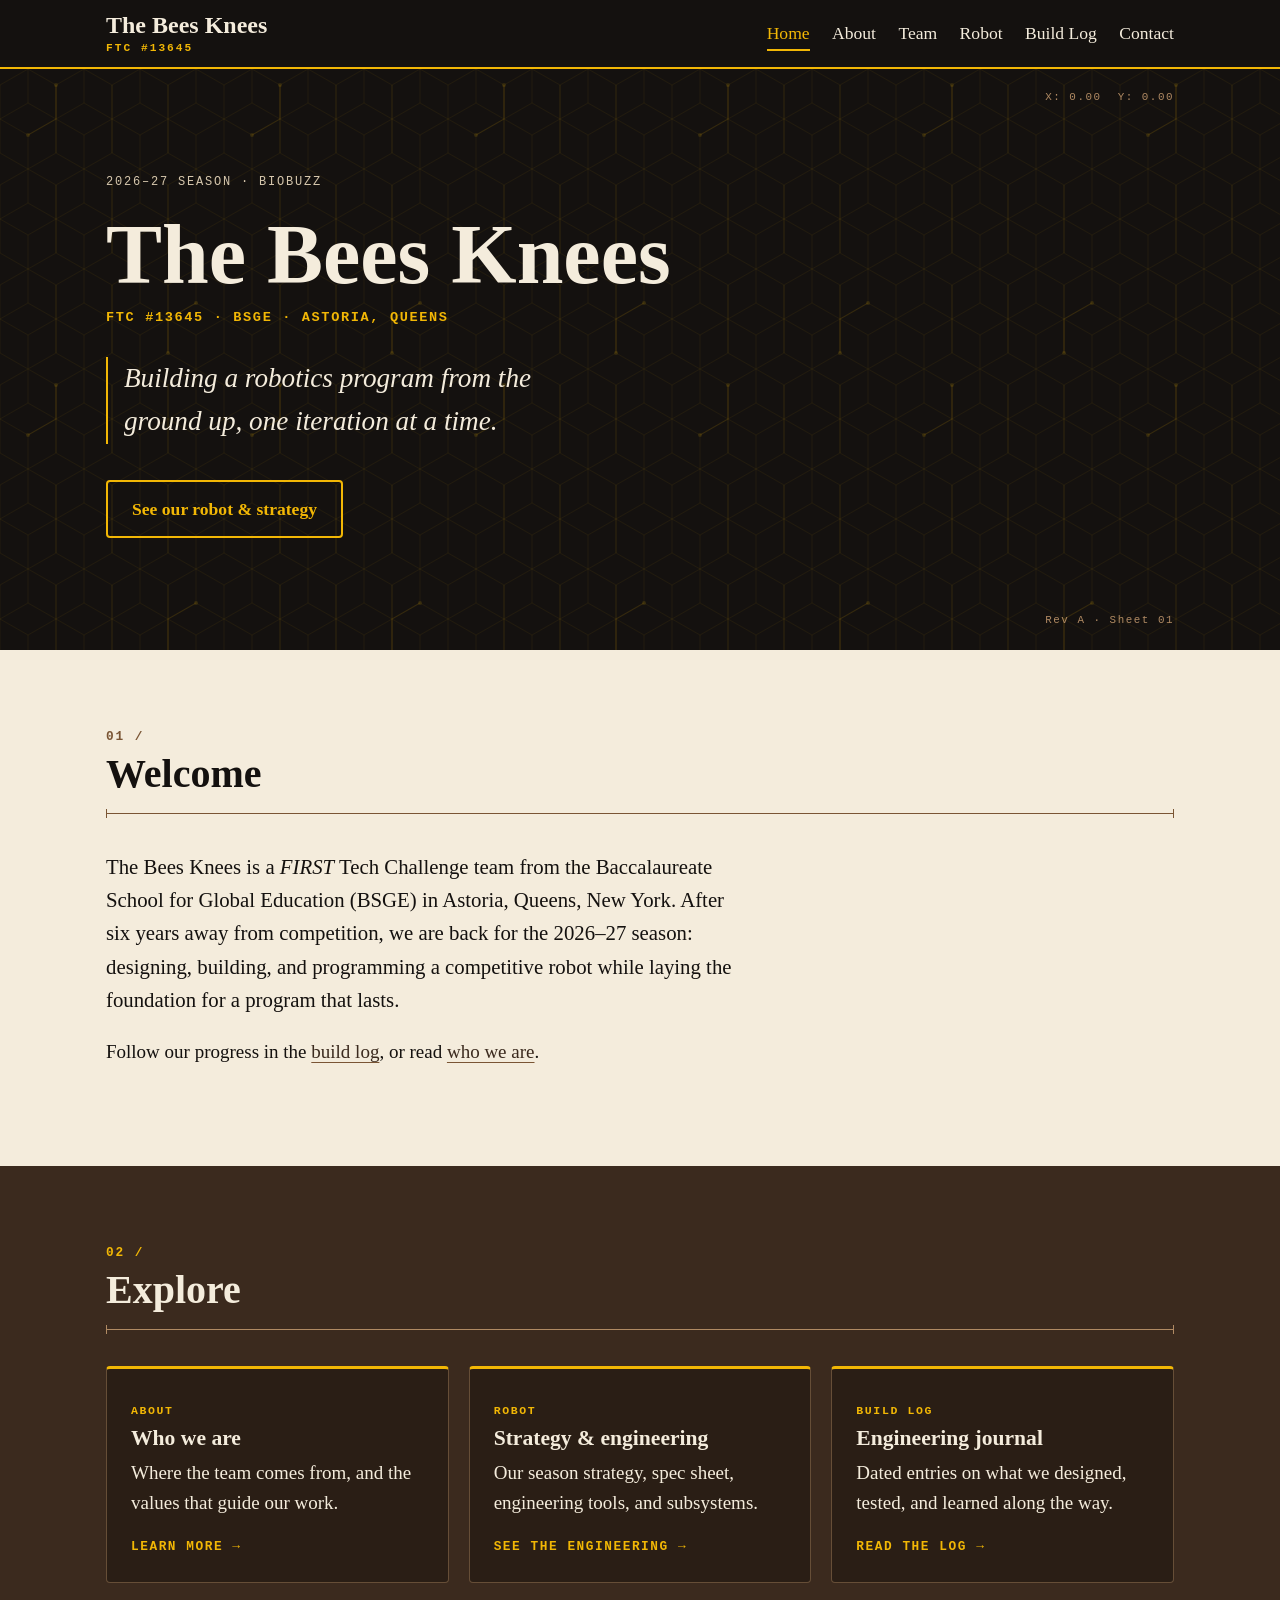
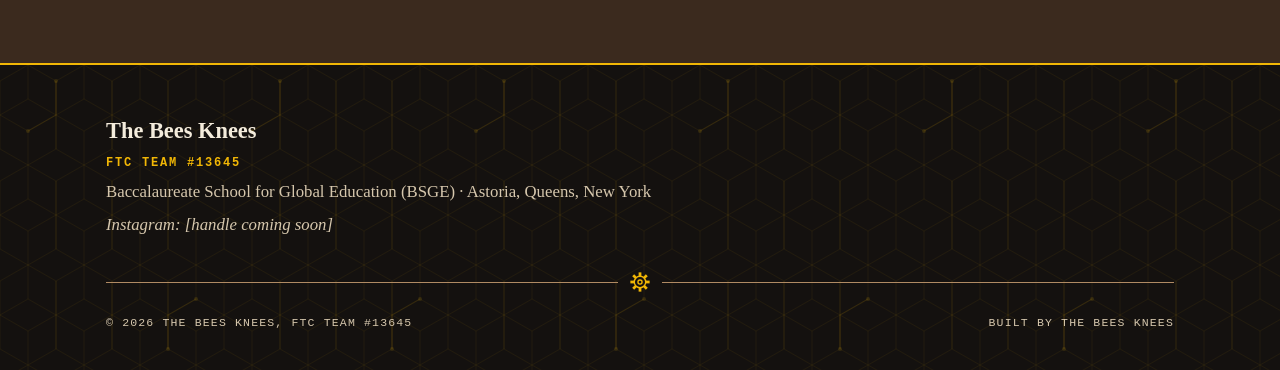
<file: index.html>
<!DOCTYPE html>
<html lang="en">
<head>
  <meta charset="utf-8">
  <meta name="viewport" content="width=device-width, initial-scale=1">
  <title>The Bees Knees · FTC Team #13645</title>
  <meta name="description" content="The Bees Knees, FTC Team #13645, is a FIRST Tech Challenge robotics team at the Baccalaureate School for Global Education (BSGE) in Astoria, Queens, New York.">
  <meta name="theme-color" content="#14110f">
  <link rel="stylesheet" href="css/style.css">
  <!-- This line tells the CSS that JavaScript is working, so the phone menu can start closed. -->
  <script>document.documentElement.classList.add("js");</script>
  <script src="js/main.js" defer></script>
</head>
<body>
  <a class="skip-link" href="#main">Skip to main content</a>

  <!-- ===== HEADER (same on every page) ===== -->
  <header class="site-header">
    <div class="container header-inner">
      <!-- TODO: Replace this text wordmark with the team logo once it exists. Save it in images/ and use an <img> with alt="The Bees Knees, FTC Team 13645". -->
      <a class="wordmark" href="index.html">
        <span class="wordmark-name">The Bees Knees</span>
        <span class="wordmark-number">FTC #13645</span>
      </a>
      <button class="menu-toggle" type="button" aria-expanded="false" aria-controls="site-nav">
        <span class="menu-icon" aria-hidden="true"></span>
        Menu
      </button>
      <nav id="site-nav" class="site-nav" aria-label="Main">
        <ul>
          <li><a href="index.html" aria-current="page">Home</a></li>
          <li><a href="about.html">About</a></li>
          <li><a href="team.html">Team</a></li>
          <li><a href="robot.html">Robot</a></li>
          <li><a href="buildlog.html">Build Log</a></li>
          <li><a href="contact.html">Contact</a></li>
        </ul>
      </nav>
    </div>
  </header>

  <main id="main">
    <!-- ===== HERO ===== -->
    <section class="hero" aria-labelledby="hero-title">
      <!-- Decorative "coordinate readout" labels (hidden on phones and from screen readers). -->
      <p class="coord coord-top" aria-hidden="true">X: 0.00&nbsp;&nbsp;Y: 0.00</p>
      <p class="coord coord-bottom" aria-hidden="true">Rev A · Sheet 01</p>

      <div class="container">
        <!-- TODO: Verify the official spelling/capitalization of the 2026–27 season name ("BIOBUZZ"). It also appears on robot.html and about.html. -->
        <p class="hero-season">2026–27 Season · BIOBUZZ</p>
        <h1 id="hero-title">The Bees Knees</h1>
        <p class="hero-meta">FTC #13645 · BSGE · Astoria, Queens</p>

        <!-- TODO: Team to choose a final tagline. Options:
             1. "Building a robotics program from the ground up, one iteration at a time."  (currently used)
             2. "Engineering a new chapter for BSGE robotics."
             3. "Design. Test. Iterate. Compete."
        -->
        <p class="hero-tagline">Building a robotics program from the ground up, one iteration at a time.</p>

        <a class="button" href="robot.html">See our robot &amp; strategy</a>
      </div>
    </section>

    <!-- ===== 01 / WELCOME ===== -->
    <section class="section" aria-labelledby="welcome-title">
      <div class="container">
        <h2 id="welcome-title" class="spec-title"><span class="spec-num" aria-hidden="true">01 /</span> Welcome</h2>
        <div class="prose">
          <p class="lead">The Bees Knees is a <em>FIRST</em> Tech Challenge team from the Baccalaureate School for Global Education (BSGE) in Astoria, Queens, New York. After six years away from competition, we are back for the 2026–27 season: designing, building, and programming a competitive robot while laying the foundation for a program that lasts.</p>
          <p>Follow our progress in the <a href="buildlog.html">build log</a>, or read <a href="about.html">who we are</a>.</p>
        </div>

        <!-- TODO: Optional team photo. When you have one, add it here, for example:
             <img src="images/team-photo.jpg" alt="The Bees Knees team with our robot at BSGE">
        -->
      </div>
    </section>

    <!-- ===== 02 / EXPLORE ===== -->
    <section class="section section-dark" aria-labelledby="explore-title">
      <div class="container">
        <h2 id="explore-title" class="spec-title"><span class="spec-num" aria-hidden="true">02 /</span> Explore</h2>
        <div class="card-grid">
          <a class="card link-card" href="about.html">
            <span class="label">About</span>
            <h3>Who we are</h3>
            <p>Where the team comes from, and the values that guide our work.</p>
            <p class="card-cta">Learn more →</p>
          </a>
          <a class="card link-card" href="robot.html">
            <span class="label">Robot</span>
            <h3>Strategy &amp; engineering</h3>
            <p>Our season strategy, spec sheet, engineering tools, and subsystems.</p>
            <p class="card-cta">See the engineering →</p>
          </a>
          <a class="card link-card" href="buildlog.html">
            <span class="label">Build log</span>
            <h3>Engineering journal</h3>
            <p>Dated entries on what we designed, tested, and learned along the way.</p>
            <p class="card-cta">Read the log →</p>
          </a>
        </div>
      </div>
    </section>
  </main>

  <!-- ===== FOOTER (same on every page) ===== -->
  <footer class="site-footer">
    <div class="container">
      <p class="footer-name">The Bees Knees</p>
      <p class="footer-number">FTC TEAM #13645</p>
      <p>Baccalaureate School for Global Education (BSGE) · Astoria, Queens, New York</p>
      <!-- TODO: Replace with the real Instagram link, e.g. <a href="https://www.instagram.com/yourhandle/">Instagram: @yourhandle</a> -->
      <p class="placeholder">Instagram: [handle coming soon]</p>
      <hr class="gear-divider">
      <div class="footer-bottom">
        <p>© 2026 The Bees Knees, FTC Team #13645</p>
        <p>Built by The Bees Knees</p>
      </div>
    </div>
  </footer>
</body>
</html>
</file>
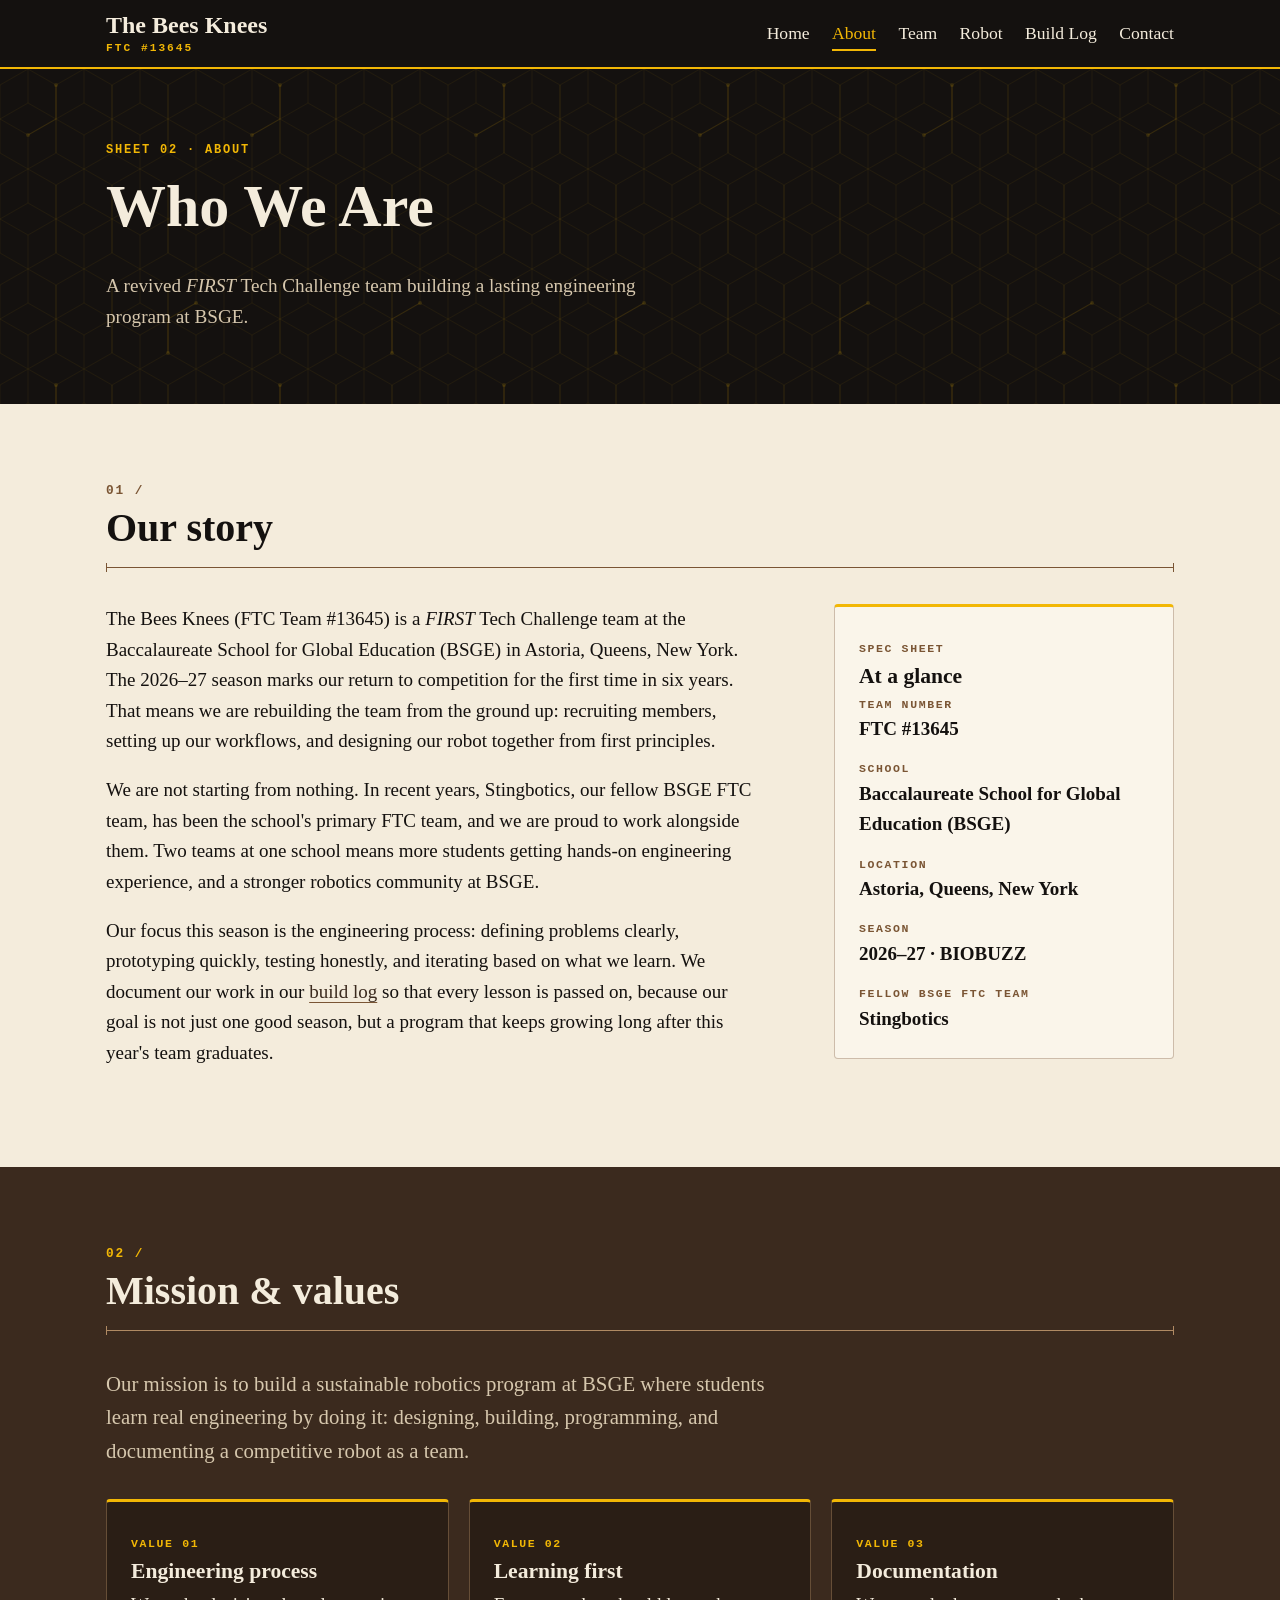
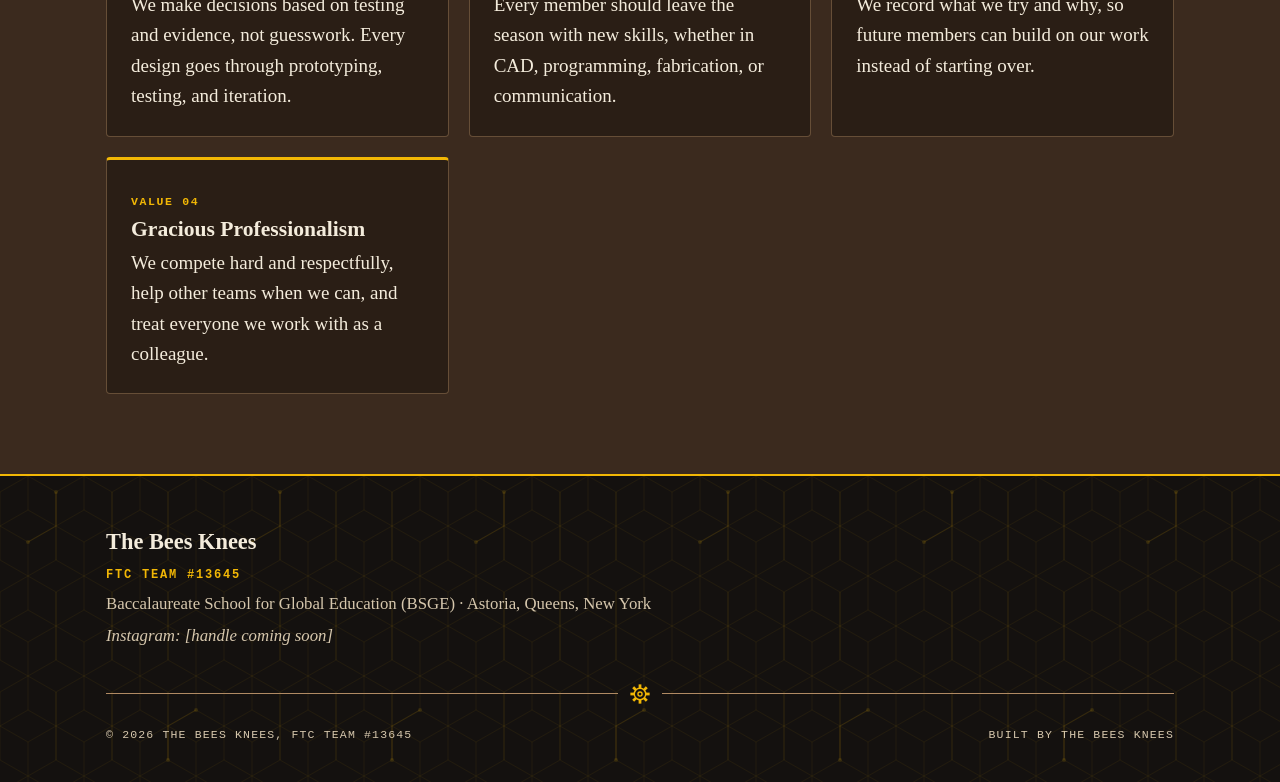
<file: about.html>
<!DOCTYPE html>
<html lang="en">
<head>
  <meta charset="utf-8">
  <meta name="viewport" content="width=device-width, initial-scale=1">
  <title>About · The Bees Knees · FTC Team #13645</title>
  <meta name="description" content="Who we are: The Bees Knees, a revived FIRST Tech Challenge team at BSGE in Astoria, Queens, building a lasting robotics program.">
  <meta name="theme-color" content="#14110f">
  <link rel="stylesheet" href="css/style.css">
  <!-- This line tells the CSS that JavaScript is working, so the phone menu can start closed. -->
  <script>document.documentElement.classList.add("js");</script>
  <script src="js/main.js" defer></script>
</head>
<body>
  <a class="skip-link" href="#main">Skip to main content</a>

  <!-- ===== HEADER (same on every page) ===== -->
  <header class="site-header">
    <div class="container header-inner">
      <!-- TODO: Replace this text wordmark with the team logo once it exists. Save it in images/ and use an <img> with alt="The Bees Knees, FTC Team 13645". -->
      <a class="wordmark" href="index.html">
        <span class="wordmark-name">The Bees Knees</span>
        <span class="wordmark-number">FTC #13645</span>
      </a>
      <button class="menu-toggle" type="button" aria-expanded="false" aria-controls="site-nav">
        <span class="menu-icon" aria-hidden="true"></span>
        Menu
      </button>
      <nav id="site-nav" class="site-nav" aria-label="Main">
        <ul>
          <li><a href="index.html">Home</a></li>
          <li><a href="about.html" aria-current="page">About</a></li>
          <li><a href="team.html">Team</a></li>
          <li><a href="robot.html">Robot</a></li>
          <li><a href="buildlog.html">Build Log</a></li>
          <li><a href="contact.html">Contact</a></li>
        </ul>
      </nav>
    </div>
  </header>

  <main id="main">
    <section class="page-header">
      <div class="container">
        <p class="sheet-label" aria-hidden="true">Sheet 02 · About</p>
        <h1>Who We Are</h1>
        <p>A revived <em>FIRST</em> Tech Challenge team building a lasting engineering program at BSGE.</p>
      </div>
    </section>

    <!-- ===== 01 / OUR STORY ===== -->
    <section class="section" aria-labelledby="story-title">
      <div class="container">
        <h2 id="story-title" class="spec-title"><span class="spec-num" aria-hidden="true">01 /</span> Our story</h2>
        <div class="split">
          <div class="prose">
            <p>The Bees Knees (FTC Team #13645) is a <em>FIRST</em> Tech Challenge team at the Baccalaureate School for Global Education (BSGE) in Astoria, Queens, New York. The 2026–27 season marks our return to competition for the first time in six years. That means we are rebuilding the team from the ground up: recruiting members, setting up our workflows, and designing our robot together from first principles.</p>
            <p>We are not starting from nothing. In recent years, Stingbotics, our fellow BSGE FTC team, has been the school's primary FTC team, and we are proud to work alongside them. Two teams at one school means more students getting hands-on engineering experience, and a stronger robotics community at BSGE.</p>
            <p>Our focus this season is the engineering process: defining problems clearly, prototyping quickly, testing honestly, and iterating based on what we learn. We document our work in our <a href="buildlog.html">build log</a> so that every lesson is passed on, because our goal is not just one good season, but a program that keeps growing long after this year's team graduates.</p>

            <!-- TODO: Optional photo. When you have one, add it here, for example:
                 <img src="images/about-team-working.jpg" alt="Team members assembling the drivetrain in the BSGE workshop">
            -->
          </div>

          <aside class="card" aria-labelledby="facts-title">
            <span class="label">Spec sheet</span>
            <h3 id="facts-title">At a glance</h3>
            <dl class="fact-list">
              <div>
                <dt>Team number</dt>
                <dd>FTC #13645</dd>
              </div>
              <div>
                <dt>School</dt>
                <dd>Baccalaureate School for Global Education (BSGE)</dd>
              </div>
              <div>
                <dt>Location</dt>
                <dd>Astoria, Queens, New York</dd>
              </div>
              <div>
                <dt>Season</dt>
                <!-- TODO: Verify the official spelling of the season name. -->
                <dd>2026–27 · BIOBUZZ</dd>
              </div>
              <div>
                <dt>Fellow BSGE FTC team</dt>
                <dd>Stingbotics</dd>
              </div>
            </dl>
          </aside>
        </div>
      </div>
    </section>

    <!-- ===== 02 / MISSION & VALUES ===== -->
    <!-- TODO: Team to review and edit the mission statement and values below. They are a first draft. -->
    <section class="section section-dark" aria-labelledby="mission-title">
      <div class="container">
        <h2 id="mission-title" class="spec-title"><span class="spec-num" aria-hidden="true">02 /</span> Mission &amp; values</h2>
        <p class="section-intro lead">Our mission is to build a sustainable robotics program at BSGE where students learn real engineering by doing it: designing, building, programming, and documenting a competitive robot as a team.</p>

        <div class="card-grid">
          <div class="card">
            <span class="label">Value 01</span>
            <h3>Engineering process</h3>
            <p>We make decisions based on testing and evidence, not guesswork. Every design goes through prototyping, testing, and iteration.</p>
          </div>
          <div class="card">
            <span class="label">Value 02</span>
            <h3>Learning first</h3>
            <p>Every member should leave the season with new skills, whether in CAD, programming, fabrication, or communication.</p>
          </div>
          <div class="card">
            <span class="label">Value 03</span>
            <h3>Documentation</h3>
            <p>We record what we try and why, so future members can build on our work instead of starting over.</p>
          </div>
          <div class="card">
            <span class="label">Value 04</span>
            <h3>Gracious Professionalism</h3>
            <p>We compete hard and respectfully, help other teams when we can, and treat everyone we work with as a colleague.</p>
          </div>
        </div>
      </div>
    </section>
  </main>

  <!-- ===== FOOTER (same on every page) ===== -->
  <footer class="site-footer">
    <div class="container">
      <p class="footer-name">The Bees Knees</p>
      <p class="footer-number">FTC TEAM #13645</p>
      <p>Baccalaureate School for Global Education (BSGE) · Astoria, Queens, New York</p>
      <!-- TODO: Replace with the real Instagram link, e.g. <a href="https://www.instagram.com/yourhandle/">Instagram: @yourhandle</a> -->
      <p class="placeholder">Instagram: [handle coming soon]</p>
      <hr class="gear-divider">
      <div class="footer-bottom">
        <p>© 2026 The Bees Knees, FTC Team #13645</p>
        <p>Built by The Bees Knees</p>
      </div>
    </div>
  </footer>
</body>
</html>
</file>
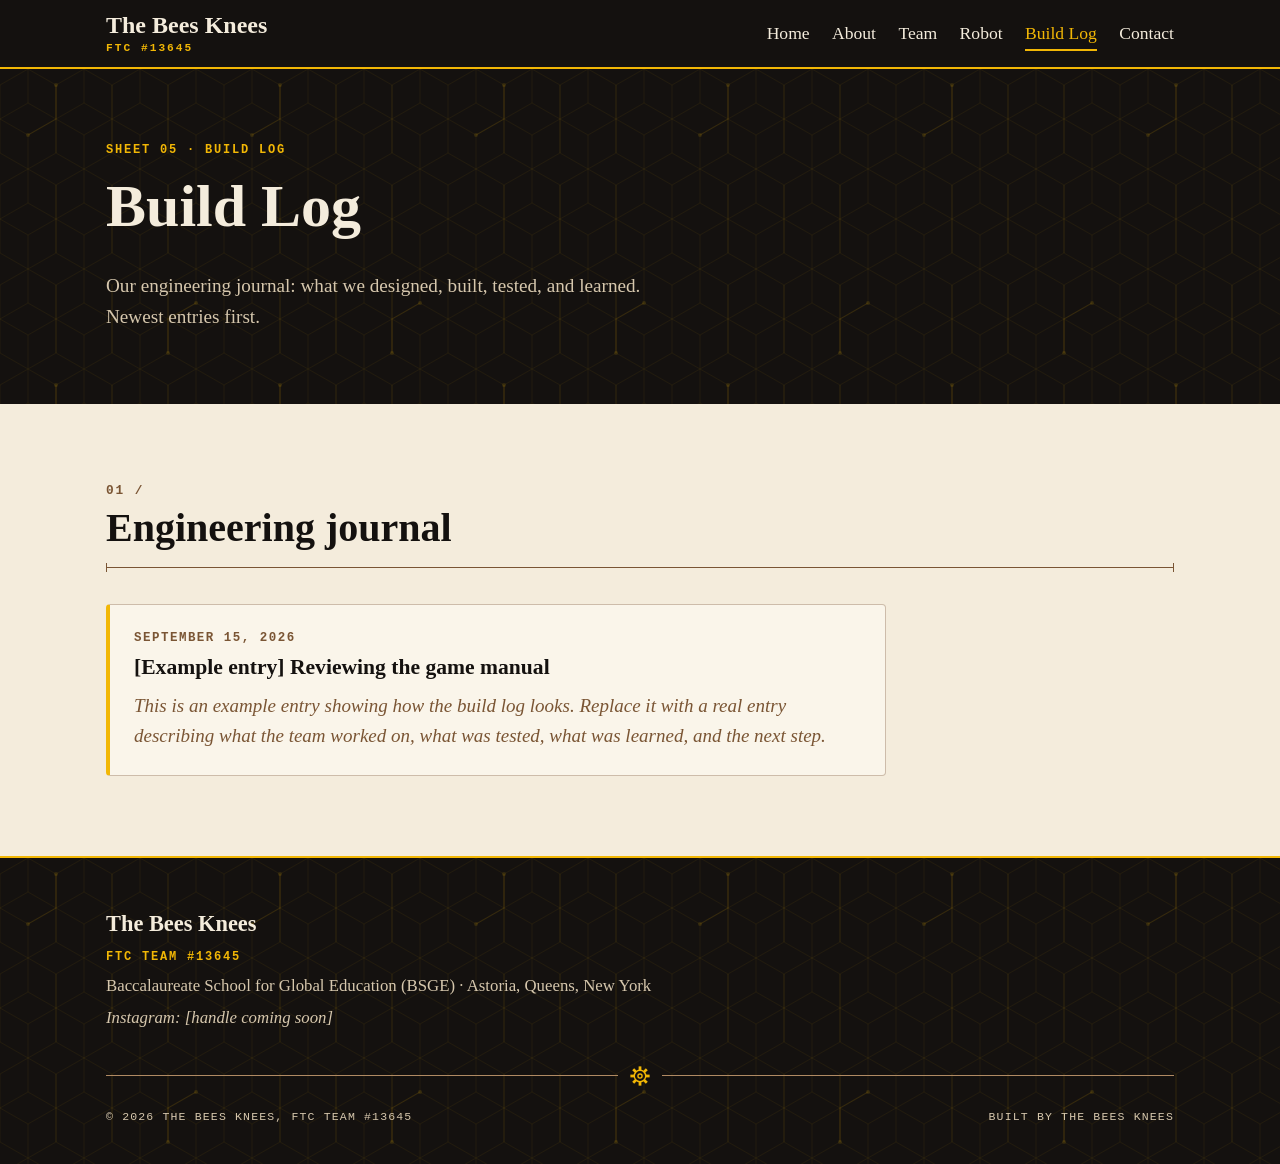
<file: buildlog.html>
<!DOCTYPE html>
<html lang="en">
<head>
  <meta charset="utf-8">
  <meta name="viewport" content="width=device-width, initial-scale=1">
  <title>Build Log · The Bees Knees · FTC Team #13645</title>
  <meta name="description" content="The Bees Knees' engineering journal: dated entries on what we designed, built, tested, and learned.">
  <meta name="theme-color" content="#14110f">
  <link rel="stylesheet" href="css/style.css">
  <!-- This line tells the CSS that JavaScript is working, so the phone menu can start closed. -->
  <script>document.documentElement.classList.add("js");</script>
  <script src="js/main.js" defer></script>
</head>
<body>
  <a class="skip-link" href="#main">Skip to main content</a>

  <!-- ===== HEADER (same on every page) ===== -->
  <header class="site-header">
    <div class="container header-inner">
      <!-- TODO: Replace this text wordmark with the team logo once it exists. Save it in images/ and use an <img> with alt="The Bees Knees, FTC Team 13645". -->
      <a class="wordmark" href="index.html">
        <span class="wordmark-name">The Bees Knees</span>
        <span class="wordmark-number">FTC #13645</span>
      </a>
      <button class="menu-toggle" type="button" aria-expanded="false" aria-controls="site-nav">
        <span class="menu-icon" aria-hidden="true"></span>
        Menu
      </button>
      <nav id="site-nav" class="site-nav" aria-label="Main">
        <ul>
          <li><a href="index.html">Home</a></li>
          <li><a href="about.html">About</a></li>
          <li><a href="team.html">Team</a></li>
          <li><a href="robot.html">Robot</a></li>
          <li><a href="buildlog.html" aria-current="page">Build Log</a></li>
          <li><a href="contact.html">Contact</a></li>
        </ul>
      </nav>
    </div>
  </header>

  <main id="main">
    <section class="page-header">
      <div class="container">
        <p class="sheet-label" aria-hidden="true">Sheet 05 · Build Log</p>
        <h1>Build Log</h1>
        <p>Our engineering journal: what we designed, built, tested, and learned. Newest entries first.</p>
      </div>
    </section>

    <!-- ===== 01 / ENGINEERING JOURNAL ===== -->
    <section class="section" aria-labelledby="journal-title">
      <div class="container">
        <h2 id="journal-title" class="spec-title"><span class="spec-num" aria-hidden="true">01 /</span> Engineering journal</h2>

        <!--
          ================= BUILD LOG ENTRY TEMPLATE =================
          HOW TO ADD A NEW ENTRY
          1. Copy the whole block below, from <article class="log-entry"> to </article>.
          2. Paste it directly under the line "NEW ENTRIES GO HERE" (further down),
             so the newest entry is always at the top.
          3. Change the date in TWO places:
               datetime="YYYY-MM-DD"   (the date for computers and search engines)
               the visible text         (the date people read, e.g. November 6, 2026)
          4. Change the title and the text. Add more <p>...</p> paragraphs if needed.
          5. Photo (optional): save the photo in images/buildlog/ and change src and alt.
             The alt text should describe what the photo shows.
             No photo? Delete everything from <figure> to </figure>.

          <article class="log-entry">
            <p class="log-date"><time datetime="2026-11-06">November 6, 2026</time></p>
            <h3>Entry title goes here</h3>
            <p>What did we work on? What did we test, and what were the results? What did we learn, and what is the next step?</p>
            <figure>
              <img src="images/buildlog/your-photo-name.jpg" alt="Describe the photo, e.g. Second intake prototype mounted on the test chassis">
              <figcaption>Short caption for the photo.</figcaption>
            </figure>
          </article>
          ============================================================
        -->

        <div class="log">
          <!-- ========== NEW ENTRIES GO HERE (newest at the top) ========== -->

          <!-- TODO: This is an EXAMPLE entry. Replace it with a real entry, or delete it once you have real entries. -->
          <article class="log-entry">
            <p class="log-date"><time datetime="2026-09-15">September 15, 2026</time></p>
            <h3>[Example entry] Reviewing the game manual</h3>
            <p class="placeholder">This is an example entry showing how the build log looks. Replace it with a real entry describing what the team worked on, what was tested, what was learned, and the next step.</p>
          </article>

        </div>
      </div>
    </section>
  </main>

  <!-- ===== FOOTER (same on every page) ===== -->
  <footer class="site-footer">
    <div class="container">
      <p class="footer-name">The Bees Knees</p>
      <p class="footer-number">FTC TEAM #13645</p>
      <p>Baccalaureate School for Global Education (BSGE) · Astoria, Queens, New York</p>
      <!-- TODO: Replace with the real Instagram link, e.g. <a href="https://www.instagram.com/yourhandle/">Instagram: @yourhandle</a> -->
      <p class="placeholder">Instagram: [handle coming soon]</p>
      <hr class="gear-divider">
      <div class="footer-bottom">
        <p>© 2026 The Bees Knees, FTC Team #13645</p>
        <p>Built by The Bees Knees</p>
      </div>
    </div>
  </footer>
</body>
</html>
</file>
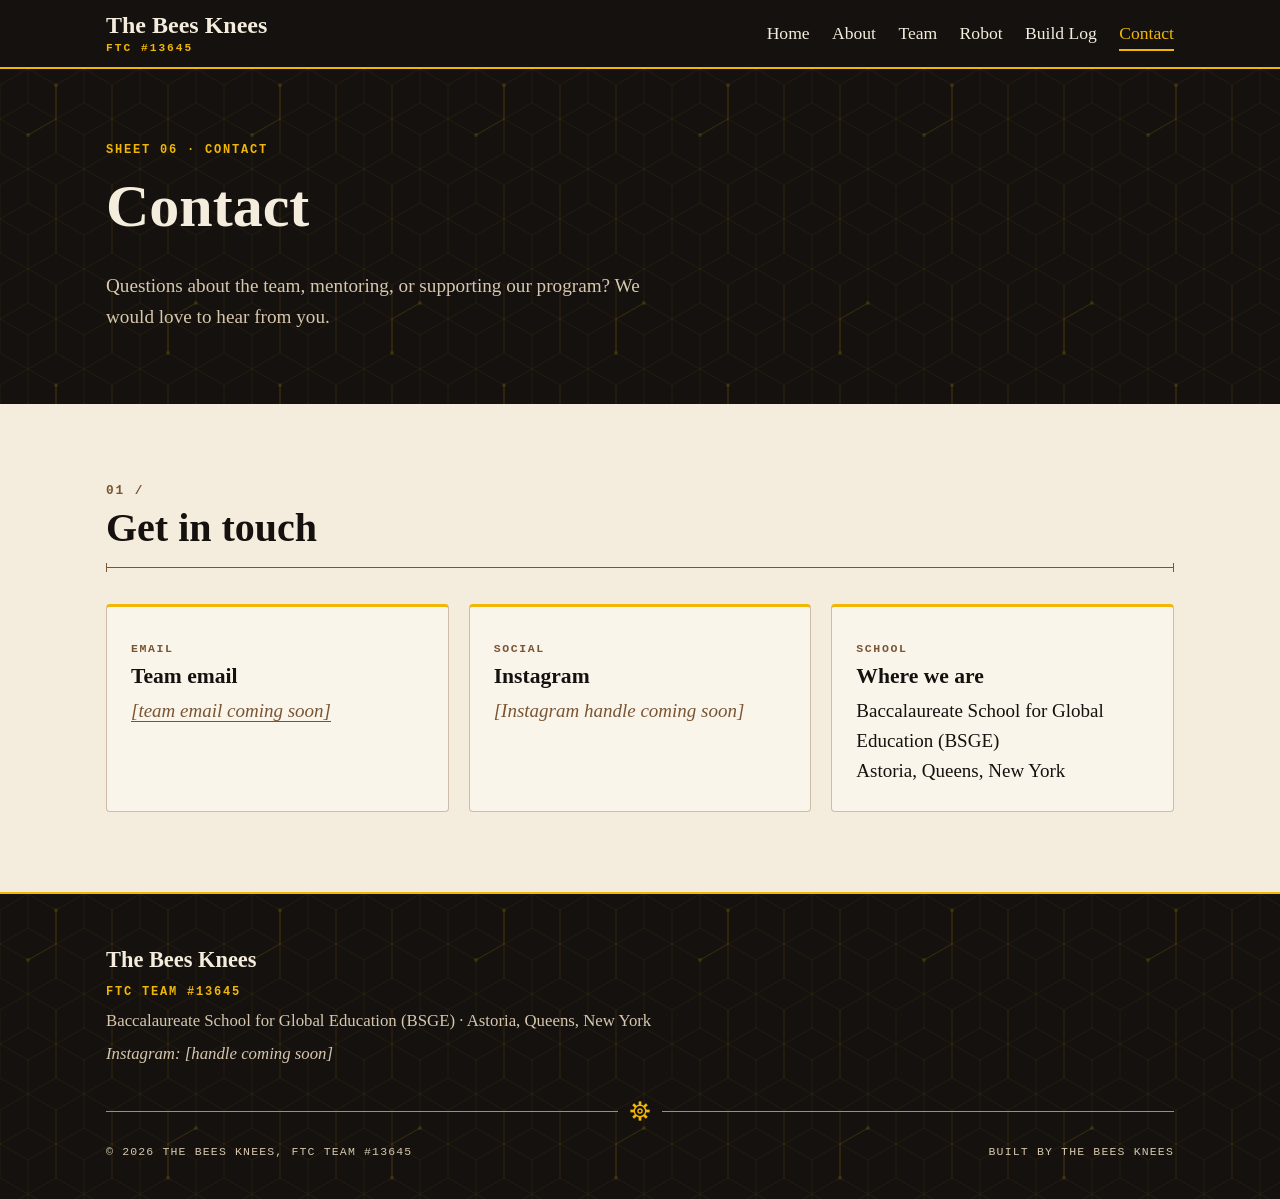
<file: contact.html>
<!DOCTYPE html>
<html lang="en">
<head>
  <meta charset="utf-8">
  <meta name="viewport" content="width=device-width, initial-scale=1">
  <title>Contact · The Bees Knees · FTC Team #13645</title>
  <meta name="description" content="Contact The Bees Knees, FTC Team #13645 at BSGE in Astoria, Queens, New York.">
  <meta name="theme-color" content="#14110f">
  <link rel="stylesheet" href="css/style.css">
  <!-- This line tells the CSS that JavaScript is working, so the phone menu can start closed. -->
  <script>document.documentElement.classList.add("js");</script>
  <script src="js/main.js" defer></script>
</head>
<body>
  <a class="skip-link" href="#main">Skip to main content</a>

  <!-- ===== HEADER (same on every page) ===== -->
  <header class="site-header">
    <div class="container header-inner">
      <!-- TODO: Replace this text wordmark with the team logo once it exists. Save it in images/ and use an <img> with alt="The Bees Knees, FTC Team 13645". -->
      <a class="wordmark" href="index.html">
        <span class="wordmark-name">The Bees Knees</span>
        <span class="wordmark-number">FTC #13645</span>
      </a>
      <button class="menu-toggle" type="button" aria-expanded="false" aria-controls="site-nav">
        <span class="menu-icon" aria-hidden="true"></span>
        Menu
      </button>
      <nav id="site-nav" class="site-nav" aria-label="Main">
        <ul>
          <li><a href="index.html">Home</a></li>
          <li><a href="about.html">About</a></li>
          <li><a href="team.html">Team</a></li>
          <li><a href="robot.html">Robot</a></li>
          <li><a href="buildlog.html">Build Log</a></li>
          <li><a href="contact.html" aria-current="page">Contact</a></li>
        </ul>
      </nav>
    </div>
  </header>

  <main id="main">
    <section class="page-header">
      <div class="container">
        <p class="sheet-label" aria-hidden="true">Sheet 06 · Contact</p>
        <h1>Contact</h1>
        <p>Questions about the team, mentoring, or supporting our program? We would love to hear from you.</p>
      </div>
    </section>

    <!-- ===== 01 / GET IN TOUCH ===== -->
    <section class="section" aria-labelledby="contact-title">
      <div class="container">
        <h2 id="contact-title" class="spec-title"><span class="spec-num" aria-hidden="true">01 /</span> Get in touch</h2>
        <div class="card-grid">
          <div class="card">
            <span class="label">Email</span>
            <h3>Team email</h3>
            <!-- TODO: Replace BOTH the mailto: address and the visible text with the real team email. example.com is a reserved placeholder domain, so this link cannot reach a real person by accident. -->
            <p><a class="placeholder" href="mailto:team-email@example.com">[team email coming soon]</a></p>
          </div>

          <div class="card">
            <span class="label">Social</span>
            <h3>Instagram</h3>
            <!-- TODO: Replace with the real Instagram link, e.g. <a href="https://www.instagram.com/yourhandle/">@yourhandle</a> -->
            <p class="placeholder">[Instagram handle coming soon]</p>
          </div>

          <div class="card">
            <span class="label">School</span>
            <h3>Where we are</h3>
            <p>Baccalaureate School for Global Education (BSGE)<br>Astoria, Queens, New York</p>
          </div>
        </div>
      </div>
    </section>
  </main>

  <!-- ===== FOOTER (same on every page) ===== -->
  <footer class="site-footer">
    <div class="container">
      <p class="footer-name">The Bees Knees</p>
      <p class="footer-number">FTC TEAM #13645</p>
      <p>Baccalaureate School for Global Education (BSGE) · Astoria, Queens, New York</p>
      <!-- TODO: Replace with the real Instagram link, e.g. <a href="https://www.instagram.com/yourhandle/">Instagram: @yourhandle</a> -->
      <p class="placeholder">Instagram: [handle coming soon]</p>
      <hr class="gear-divider">
      <div class="footer-bottom">
        <p>© 2026 The Bees Knees, FTC Team #13645</p>
        <p>Built by The Bees Knees</p>
      </div>
    </div>
  </footer>
</body>
</html>
</file>
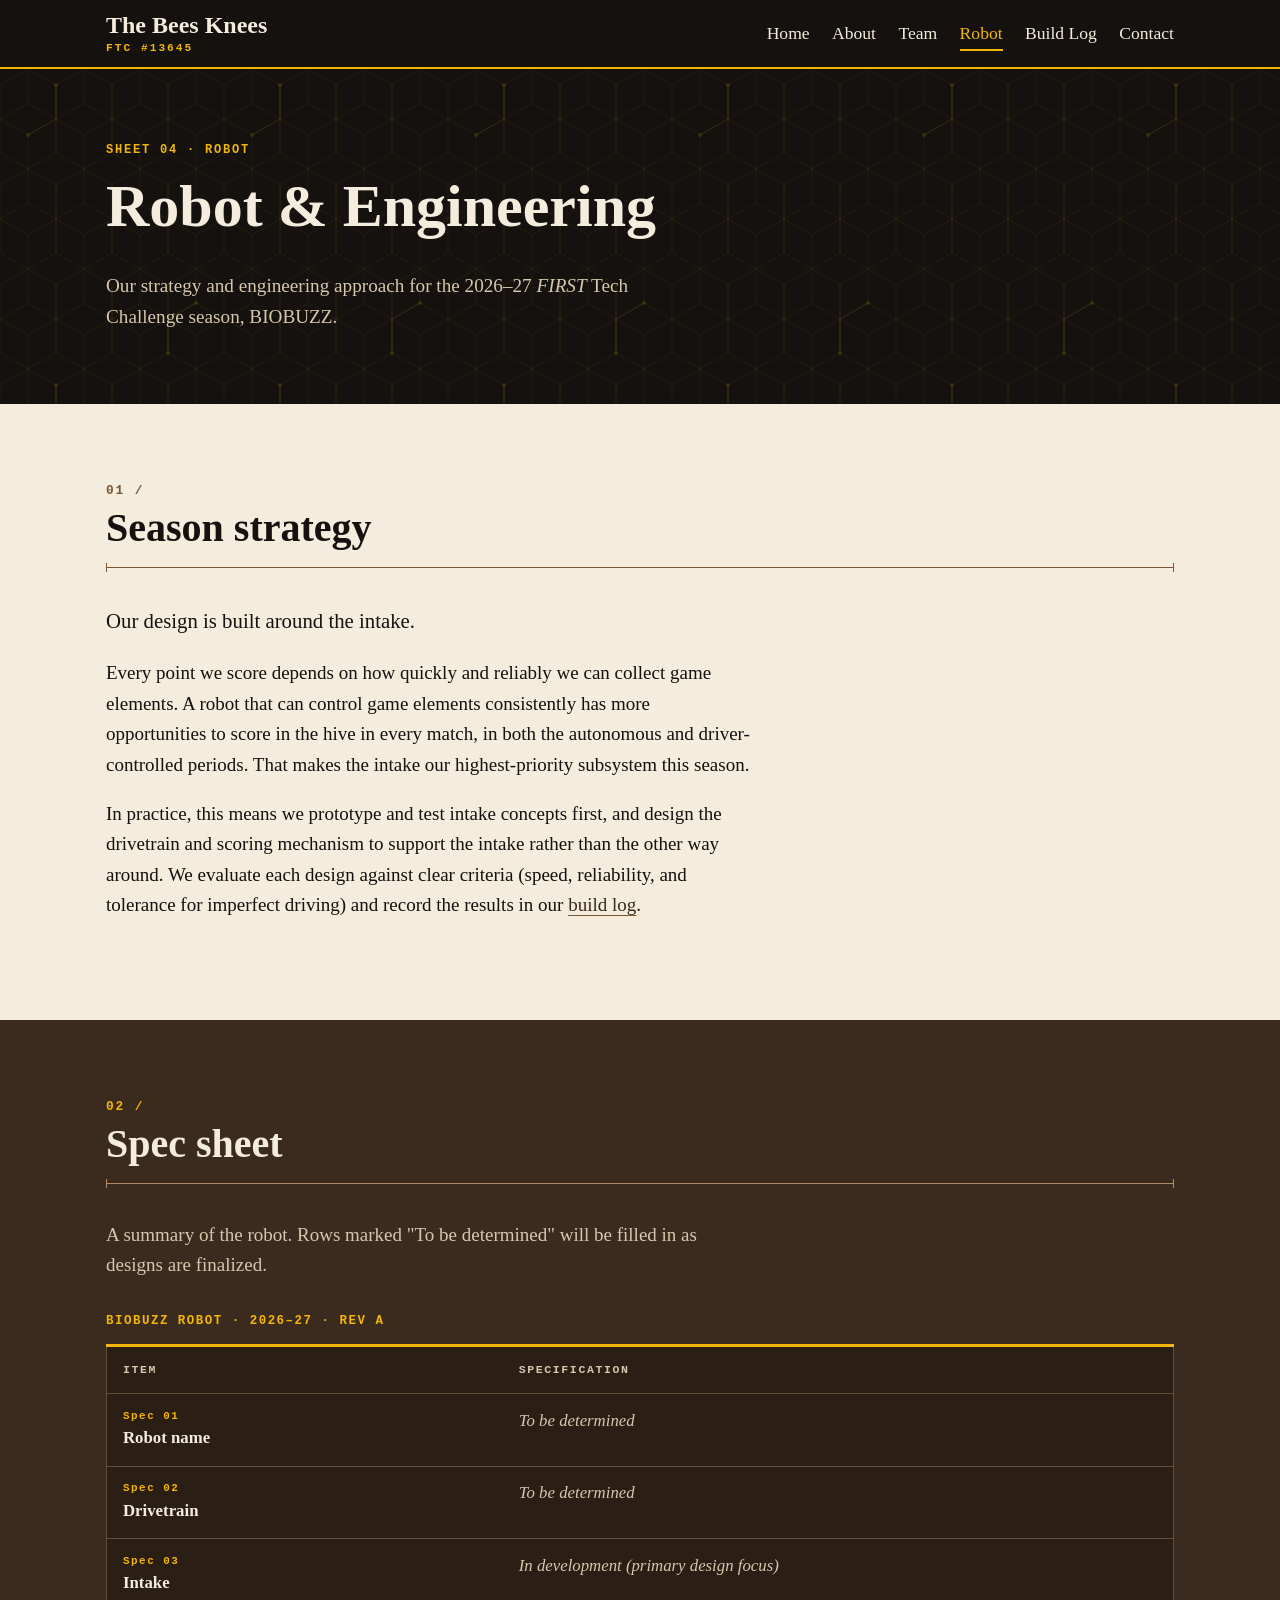
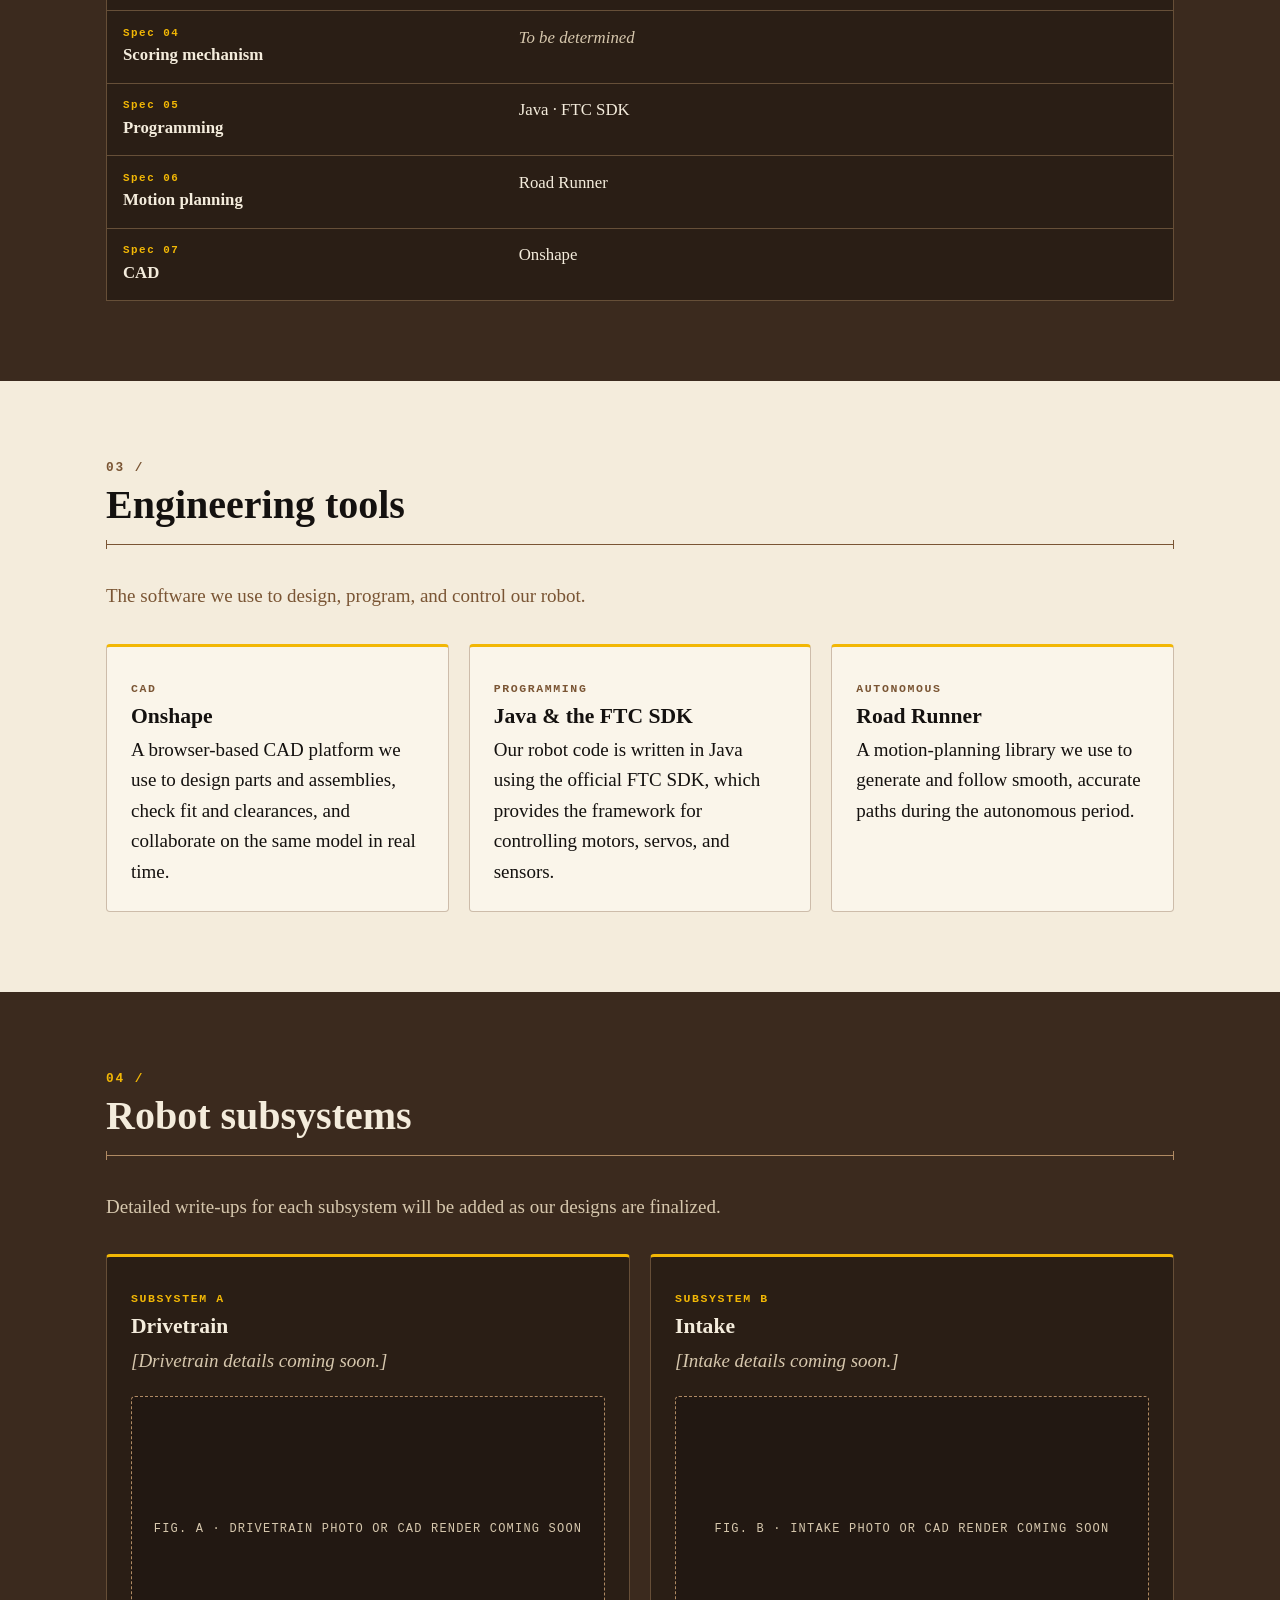
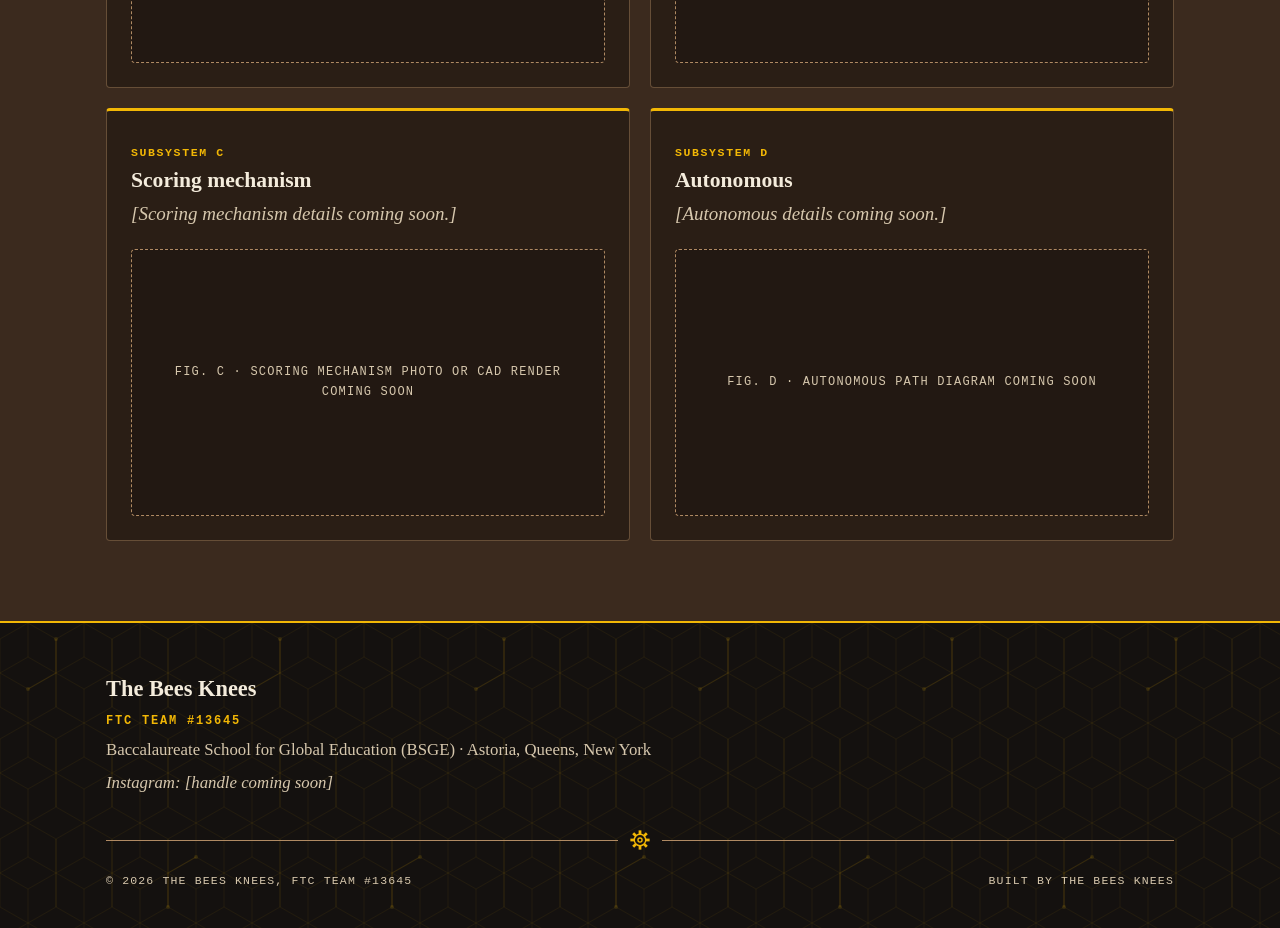
<file: robot.html>
<!DOCTYPE html>
<html lang="en">
<head>
  <meta charset="utf-8">
  <meta name="viewport" content="width=device-width, initial-scale=1">
  <title>Robot · The Bees Knees · FTC Team #13645</title>
  <meta name="description" content="The Bees Knees' 2026–27 season strategy, robot spec sheet, engineering tools, and subsystems.">
  <meta name="theme-color" content="#14110f">
  <link rel="stylesheet" href="css/style.css">
  <!-- This line tells the CSS that JavaScript is working, so the phone menu can start closed. -->
  <script>document.documentElement.classList.add("js");</script>
  <script src="js/main.js" defer></script>
</head>
<body>
  <a class="skip-link" href="#main">Skip to main content</a>

  <!-- ===== HEADER (same on every page) ===== -->
  <header class="site-header">
    <div class="container header-inner">
      <!-- TODO: Replace this text wordmark with the team logo once it exists. Save it in images/ and use an <img> with alt="The Bees Knees, FTC Team 13645". -->
      <a class="wordmark" href="index.html">
        <span class="wordmark-name">The Bees Knees</span>
        <span class="wordmark-number">FTC #13645</span>
      </a>
      <button class="menu-toggle" type="button" aria-expanded="false" aria-controls="site-nav">
        <span class="menu-icon" aria-hidden="true"></span>
        Menu
      </button>
      <nav id="site-nav" class="site-nav" aria-label="Main">
        <ul>
          <li><a href="index.html">Home</a></li>
          <li><a href="about.html">About</a></li>
          <li><a href="team.html">Team</a></li>
          <li><a href="robot.html" aria-current="page">Robot</a></li>
          <li><a href="buildlog.html">Build Log</a></li>
          <li><a href="contact.html">Contact</a></li>
        </ul>
      </nav>
    </div>
  </header>

  <main id="main">
    <section class="page-header">
      <div class="container">
        <p class="sheet-label" aria-hidden="true">Sheet 04 · Robot</p>
        <h1>Robot &amp; Engineering</h1>
        <!-- TODO: Verify the official spelling of the season name. -->
        <p>Our strategy and engineering approach for the 2026–27 <em>FIRST</em> Tech Challenge season, BIOBUZZ.</p>
      </div>
    </section>

    <!-- ===== 01 / SEASON STRATEGY ===== -->
    <section class="section" aria-labelledby="strategy-title">
      <div class="container">
        <h2 id="strategy-title" class="spec-title"><span class="spec-num" aria-hidden="true">01 /</span> Season strategy</h2>
        <!-- TODO: Confirm "hive" is the official game-manual term for the scoring area and update the wording if needed. -->
        <div class="prose">
          <p class="lead">Our design is built around the intake.</p>
          <p>Every point we score depends on how quickly and reliably we can collect game elements. A robot that can control game elements consistently has more opportunities to score in the hive in every match, in both the autonomous and driver-controlled periods. That makes the intake our highest-priority subsystem this season.</p>
          <p>In practice, this means we prototype and test intake concepts first, and design the drivetrain and scoring mechanism to support the intake rather than the other way around. We evaluate each design against clear criteria (speed, reliability, and tolerance for imperfect driving) and record the results in our <a href="buildlog.html">build log</a>.</p>
        </div>
      </div>
    </section>

    <!-- ===== 02 / SPEC SHEET ===== -->
    <section class="section section-dark" aria-labelledby="specs-title">
      <div class="container">
        <h2 id="specs-title" class="spec-title"><span class="spec-num" aria-hidden="true">02 /</span> Spec sheet</h2>
        <p class="section-intro">A summary of the robot. Rows marked "To be determined" will be filled in as designs are finalized.</p>

        <!-- HOW TO EDIT: each <tr> is one row. Change the text in the <td> to fill in a spec,
             and remove class="placeholder" once it is real. -->
        <div class="table-wrap">
          <table class="spec-sheet">
            <!-- TODO: Add the robot's name to the caption once the team chooses one. -->
            <caption>BIOBUZZ robot · 2026–27 · Rev A</caption>
            <thead>
              <tr>
                <th scope="col">Item</th>
                <th scope="col">Specification</th>
              </tr>
            </thead>
            <tbody>
              <tr>
                <th scope="row"><span class="spec-code">Spec 01</span> Robot name</th>
                <!-- TODO: Robot name -->
                <td class="placeholder">To be determined</td>
              </tr>
              <tr>
                <th scope="row"><span class="spec-code">Spec 02</span> Drivetrain</th>
                <!-- TODO: Drivetrain type -->
                <td class="placeholder">To be determined</td>
              </tr>
              <tr>
                <th scope="row"><span class="spec-code">Spec 03</span> Intake</th>
                <!-- TODO: Intake design summary -->
                <td class="placeholder">In development (primary design focus)</td>
              </tr>
              <tr>
                <th scope="row"><span class="spec-code">Spec 04</span> Scoring mechanism</th>
                <!-- TODO: Scoring mechanism summary -->
                <td class="placeholder">To be determined</td>
              </tr>
              <tr>
                <th scope="row"><span class="spec-code">Spec 05</span> Programming</th>
                <td>Java · FTC SDK</td>
              </tr>
              <tr>
                <th scope="row"><span class="spec-code">Spec 06</span> Motion planning</th>
                <td>Road Runner</td>
              </tr>
              <tr>
                <th scope="row"><span class="spec-code">Spec 07</span> CAD</th>
                <td>Onshape</td>
              </tr>
            </tbody>
          </table>
        </div>
      </div>
    </section>

    <!-- ===== 03 / ENGINEERING TOOLS ===== -->
    <section class="section" aria-labelledby="tools-title">
      <div class="container">
        <h2 id="tools-title" class="spec-title"><span class="spec-num" aria-hidden="true">03 /</span> Engineering tools</h2>
        <p class="section-intro">The software we use to design, program, and control our robot.</p>
        <div class="card-grid">
          <div class="card">
            <span class="label">CAD</span>
            <h3>Onshape</h3>
            <p>A browser-based CAD platform we use to design parts and assemblies, check fit and clearances, and collaborate on the same model in real time.</p>
          </div>
          <div class="card">
            <span class="label">Programming</span>
            <h3>Java &amp; the FTC SDK</h3>
            <p>Our robot code is written in Java using the official FTC SDK, which provides the framework for controlling motors, servos, and sensors.</p>
          </div>
          <div class="card">
            <span class="label">Autonomous</span>
            <h3>Road Runner</h3>
            <p>A motion-planning library we use to generate and follow smooth, accurate paths during the autonomous period.</p>
          </div>
        </div>
      </div>
    </section>

    <!-- ===== 04 / SUBSYSTEMS ===== -->
    <section class="section section-dark" aria-labelledby="subsystems-title">
      <div class="container">
        <h2 id="subsystems-title" class="spec-title"><span class="spec-num" aria-hidden="true">04 /</span> Robot subsystems</h2>
        <p class="section-intro">Detailed write-ups for each subsystem will be added as our designs are finalized.</p>

        <div class="card-grid card-grid-wide">
          <!-- TODO: Drivetrain: describe the design, why we chose it, and what we tested. Replace the photo placeholder with a photo or CAD render. -->
          <article class="card">
            <span class="label">Subsystem A</span>
            <h3>Drivetrain</h3>
            <p class="placeholder">[Drivetrain details coming soon.]</p>
            <div class="photo-placeholder">Fig. A · Drivetrain photo or CAD render coming soon</div>
          </article>

          <!-- TODO: Intake: describe the design, iterations, and test results. Replace the photo placeholder with a photo or CAD render. -->
          <article class="card">
            <span class="label">Subsystem B</span>
            <h3>Intake</h3>
            <p class="placeholder">[Intake details coming soon.]</p>
            <div class="photo-placeholder">Fig. B · Intake photo or CAD render coming soon</div>
          </article>

          <!-- TODO: Scoring mechanism: describe how the robot scores and why. Replace the photo placeholder with a photo or CAD render. -->
          <article class="card">
            <span class="label">Subsystem C</span>
            <h3>Scoring mechanism</h3>
            <p class="placeholder">[Scoring mechanism details coming soon.]</p>
            <div class="photo-placeholder">Fig. C · Scoring mechanism photo or CAD render coming soon</div>
          </article>

          <!-- TODO: Autonomous: describe the autonomous routines, localization, and how Road Runner is used. Replace the placeholder with a path diagram or photo. -->
          <article class="card">
            <span class="label">Subsystem D</span>
            <h3>Autonomous</h3>
            <p class="placeholder">[Autonomous details coming soon.]</p>
            <div class="photo-placeholder">Fig. D · Autonomous path diagram coming soon</div>
          </article>
        </div>
      </div>
    </section>
  </main>

  <!-- ===== FOOTER (same on every page) ===== -->
  <footer class="site-footer">
    <div class="container">
      <p class="footer-name">The Bees Knees</p>
      <p class="footer-number">FTC TEAM #13645</p>
      <p>Baccalaureate School for Global Education (BSGE) · Astoria, Queens, New York</p>
      <!-- TODO: Replace with the real Instagram link, e.g. <a href="https://www.instagram.com/yourhandle/">Instagram: @yourhandle</a> -->
      <p class="placeholder">Instagram: [handle coming soon]</p>
      <hr class="gear-divider">
      <div class="footer-bottom">
        <p>© 2026 The Bees Knees, FTC Team #13645</p>
        <p>Built by The Bees Knees</p>
      </div>
    </div>
  </footer>
</body>
</html>
</file>
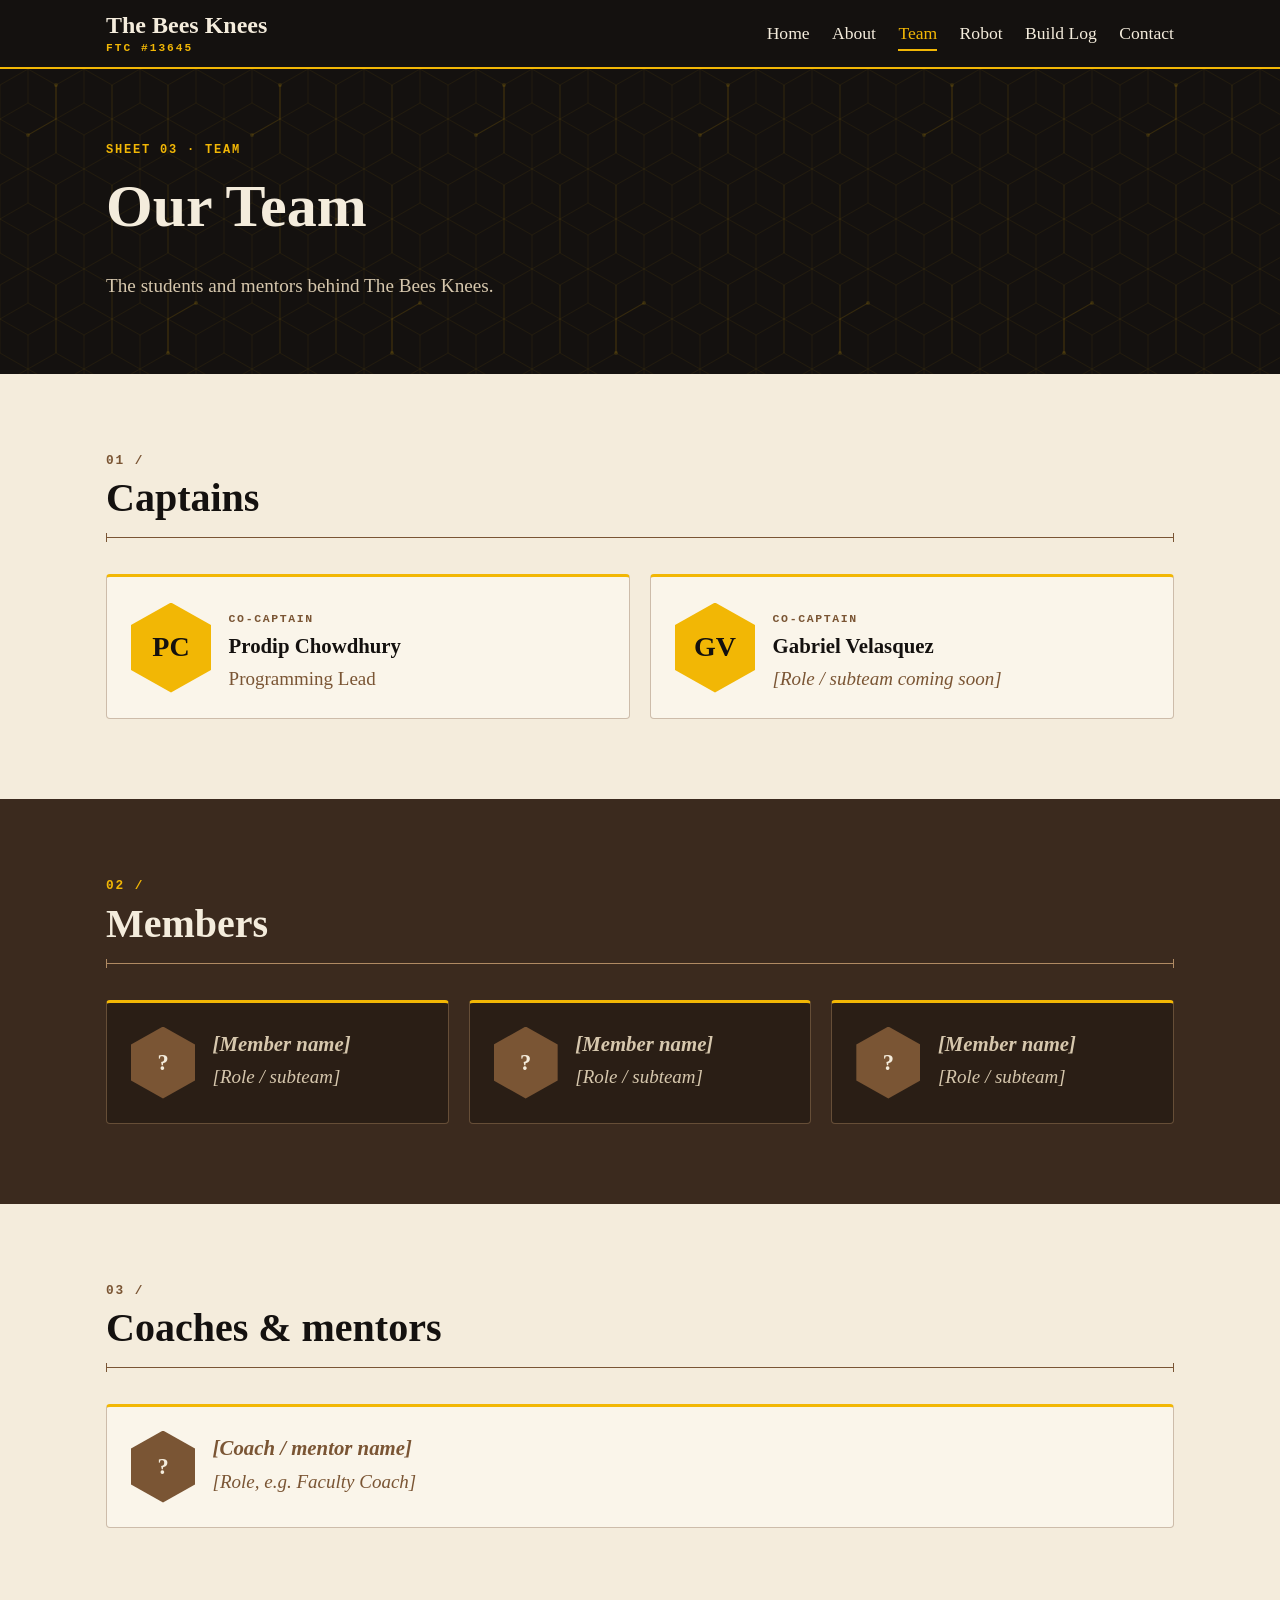
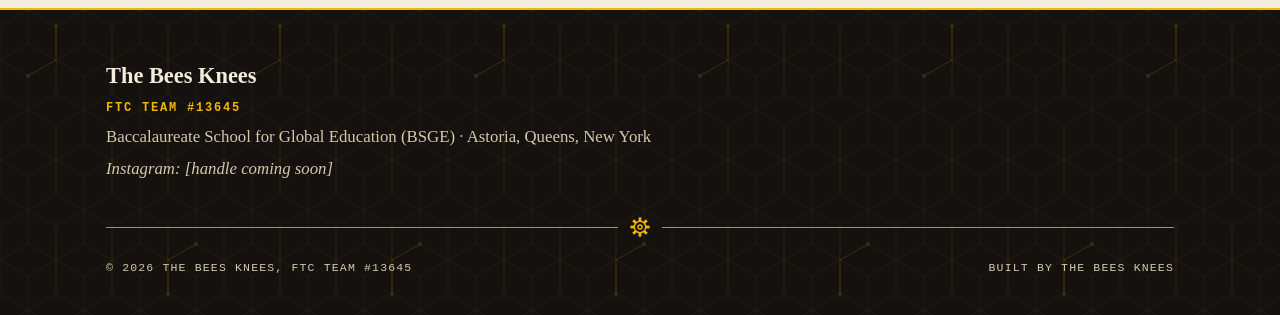
<file: team.html>
<!DOCTYPE html>
<html lang="en">
<head>
  <meta charset="utf-8">
  <meta name="viewport" content="width=device-width, initial-scale=1">
  <title>Team · The Bees Knees · FTC Team #13645</title>
  <meta name="description" content="Meet the captains, members, and mentors of The Bees Knees, FTC Team #13645 at BSGE.">
  <meta name="theme-color" content="#14110f">
  <link rel="stylesheet" href="css/style.css">
  <!-- This line tells the CSS that JavaScript is working, so the phone menu can start closed. -->
  <script>document.documentElement.classList.add("js");</script>
  <script src="js/main.js" defer></script>
</head>
<body>
  <a class="skip-link" href="#main">Skip to main content</a>

  <!-- ===== HEADER (same on every page) ===== -->
  <header class="site-header">
    <div class="container header-inner">
      <!-- TODO: Replace this text wordmark with the team logo once it exists. Save it in images/ and use an <img> with alt="The Bees Knees, FTC Team 13645". -->
      <a class="wordmark" href="index.html">
        <span class="wordmark-name">The Bees Knees</span>
        <span class="wordmark-number">FTC #13645</span>
      </a>
      <button class="menu-toggle" type="button" aria-expanded="false" aria-controls="site-nav">
        <span class="menu-icon" aria-hidden="true"></span>
        Menu
      </button>
      <nav id="site-nav" class="site-nav" aria-label="Main">
        <ul>
          <li><a href="index.html">Home</a></li>
          <li><a href="about.html">About</a></li>
          <li><a href="team.html" aria-current="page">Team</a></li>
          <li><a href="robot.html">Robot</a></li>
          <li><a href="buildlog.html">Build Log</a></li>
          <li><a href="contact.html">Contact</a></li>
        </ul>
      </nav>
    </div>
  </header>

  <main id="main">
    <section class="page-header">
      <div class="container">
        <p class="sheet-label" aria-hidden="true">Sheet 03 · Team</p>
        <h1>Our Team</h1>
        <p>The students and mentors behind The Bees Knees.</p>
      </div>
    </section>

    <!-- ===== 01 / CAPTAINS ===== -->
    <section class="section" aria-labelledby="captains-title">
      <div class="container">
        <h2 id="captains-title" class="spec-title"><span class="spec-num" aria-hidden="true">01 /</span> Captains</h2>
        <div class="card-grid">
          <article class="card person-card">
            <div class="avatar avatar-large" aria-hidden="true">PC</div>
            <div>
              <span class="label">Co-Captain</span>
              <h3 class="person-name">Prodip Chowdhury</h3>
              <p class="person-role">Programming Lead</p>
            </div>
          </article>

          <article class="card person-card">
            <div class="avatar avatar-large" aria-hidden="true">GV</div>
            <div>
              <span class="label">Co-Captain</span>
              <h3 class="person-name">Gabriel Velasquez</h3>
              <!-- TODO: Add Gabriel's role or subteam. -->
              <p class="person-role placeholder">[Role / subteam coming soon]</p>
            </div>
          </article>
        </div>
      </div>
    </section>

    <!-- ===== 02 / MEMBERS ===== -->
    <section class="section section-dark" aria-labelledby="members-title">
      <div class="container">
        <h2 id="members-title" class="spec-title"><span class="spec-num" aria-hidden="true">02 /</span> Members</h2>

        <!--
          HOW TO ADD A TEAM MEMBER
          1. Copy one whole member card: everything from <article class="card person-card">
             down to its matching </article>.
          2. Paste it after the last card, still INSIDE <div class="card-grid"> (before its closing </div>).
          3. Change the initials, name, and role. Remove "avatar-placeholder" and "placeholder"
             from the class names so the card shows in the normal (non-placeholder) style.
          4. Delete the "TODO" comment above any placeholder card you replaced.

          A finished card looks like this (example name only):

          <article class="card person-card">
            <div class="avatar" aria-hidden="true">JD</div>
            <div>
              <h3 class="person-name">Jordan Doe</h3>
              <p class="person-role">Build Team</p>
            </div>
          </article>

          ADDING A PHOTO LATER: replace the line <div class="avatar" ...>JD</div> with
            <img class="avatar" src="images/team/jordan-doe.jpg" alt="Jordan Doe">
          (Use a square photo. The CSS will crop it into a hexagon.)
        -->

        <div class="card-grid">
          <!-- TODO: Replace with a real team member (initials, name, role), or delete this card. -->
          <article class="card person-card">
            <div class="avatar avatar-placeholder" aria-hidden="true">?</div>
            <div>
              <h3 class="person-name placeholder">[Member name]</h3>
              <p class="person-role placeholder">[Role / subteam]</p>
            </div>
          </article>

          <!-- TODO: Replace with a real team member (initials, name, role), or delete this card. -->
          <article class="card person-card">
            <div class="avatar avatar-placeholder" aria-hidden="true">?</div>
            <div>
              <h3 class="person-name placeholder">[Member name]</h3>
              <p class="person-role placeholder">[Role / subteam]</p>
            </div>
          </article>

          <!-- TODO: Replace with a real team member (initials, name, role), or delete this card. -->
          <article class="card person-card">
            <div class="avatar avatar-placeholder" aria-hidden="true">?</div>
            <div>
              <h3 class="person-name placeholder">[Member name]</h3>
              <p class="person-role placeholder">[Role / subteam]</p>
            </div>
          </article>
        </div>
      </div>
    </section>

    <!-- ===== 03 / COACHES & MENTORS ===== -->
    <section class="section" aria-labelledby="mentors-title">
      <div class="container">
        <h2 id="mentors-title" class="spec-title"><span class="spec-num" aria-hidden="true">03 /</span> Coaches &amp; mentors</h2>
        <div class="card-grid">
          <!-- TODO: Add the team's coach and any mentors (name + role, e.g. "Faculty Coach"). Copy this card for each person. -->
          <article class="card person-card">
            <div class="avatar avatar-placeholder" aria-hidden="true">?</div>
            <div>
              <h3 class="person-name placeholder">[Coach / mentor name]</h3>
              <p class="person-role placeholder">[Role, e.g. Faculty Coach]</p>
            </div>
          </article>
        </div>
      </div>
    </section>
  </main>

  <!-- ===== FOOTER (same on every page) ===== -->
  <footer class="site-footer">
    <div class="container">
      <p class="footer-name">The Bees Knees</p>
      <p class="footer-number">FTC TEAM #13645</p>
      <p>Baccalaureate School for Global Education (BSGE) · Astoria, Queens, New York</p>
      <!-- TODO: Replace with the real Instagram link, e.g. <a href="https://www.instagram.com/yourhandle/">Instagram: @yourhandle</a> -->
      <p class="placeholder">Instagram: [handle coming soon]</p>
      <hr class="gear-divider">
      <div class="footer-bottom">
        <p>© 2026 The Bees Knees, FTC Team #13645</p>
        <p>Built by The Bees Knees</p>
      </div>
    </div>
  </footer>
</body>
</html>
</file>
<file: css/style.css>
/* ==========================================================================
   The Bees Knees — FTC #13645
   Shared stylesheet used by EVERY page on the site.
   Design concept: "Engineered Hive" (honeycomb = bee theme + engineering
   structure), with a few technical-drawing details used sparingly.

   This file is organized top to bottom:
     1.  Colors, fonts & settings (CSS variables)  <- change colors here
     2.  Dark areas (how colors swap on dark backgrounds)
     3.  Base styles (text, links, headings)
     4.  Layout helpers (containers, sections, grids)
     5.  Spec headings, dimension lines & gear dividers
     6.  Header & navigation (including the phone menu)
     7.  Hero (home page) & page headers (other pages)
     8.  Cards & buttons
     9.  Spec sheet table & fact lists
     10. Team cards
     11. Build log
     12. Photo placeholders
     13. Footer
     14. Wider screens (tablet & desktop)
   ========================================================================== */


/* ==========================================================================
   1. COLORS, FONTS & SETTINGS
   A "CSS variable" is a named value. Instead of typing #f2b705 in 20 places,
   we write var(--honey). Change it once here and the whole site updates.
   ========================================================================== */

/* TODO: These colors may change to the official team colors once decided.
   CONTRAST RULE: honey yellow is readable on black and espresso, but NEVER
   use yellow TEXT on parchment. On light backgrounds, yellow is only for
   shapes (borders, underlines, hexagons). */
:root {
  /* --- The 5 palette colors --- */
  --hive-black: #14110f;   /* header, footer, hero */
  --espresso: #3b2a1e;     /* dark section backgrounds */
  --walnut: #7a5534;       /* borders, dividers, secondary text on light */
  --honey: #f2b705;        /* buttons, highlights, team number (dark backgrounds only for text) */
  --parchment: #f4ecdc;    /* main reading background */

  /* --- Shades mixed from the palette, for subtle surfaces --- */
  --parchment-light: #faf5ea;  /* cards on parchment */
  --espresso-deep: #2a1e15;    /* cards on espresso */
  --walnut-light: #b08a63;     /* lines on dark backgrounds */
  --parchment-muted: #d6c7ad;  /* secondary text on dark backgrounds */

  /* --- What each part of the page uses (these are the LIGHT-section values;
         section 2 below swaps them for dark areas) --- */
  --text: var(--hive-black);
  --text-muted: var(--walnut);
  --heading: var(--hive-black);
  --surface: var(--parchment-light);       /* card background */
  --border: rgba(122, 85, 52, 0.35);       /* walnut, see-through */
  --line: var(--walnut);                   /* dimension lines, dividers */
  --label: var(--walnut);                  /* "01 /" numbers, small labels */
  --link: var(--espresso);
  --placeholder-bg: #ebdfc8;
  --focus: var(--espresso);                /* keyboard focus outline */

  /* --- Fonts ---
     Times New Roman for all reading text and headings.
     Monospace ONLY for tiny technical labels (team number, dates, "01 /").
     The monospace fonts below are already installed on most devices, so
     nothing downloads. To use JetBrains Mono instead, add the Google Fonts
     <link> to each page's <head> and put "JetBrains Mono" first in this list. */
  --font-body: "Times New Roman", Times, serif;
  --font-mono: ui-monospace, "SFMono-Regular", Menlo, Consolas, "Liberation Mono", monospace;

  /* --- Sizes --- */
  --max-width: 1100px;  /* widest the content gets on big screens */
  --radius: 4px;        /* small, crisp corners */
}


/* ==========================================================================
   2. DARK AREAS
   Everything listed here has a dark background. Instead of writing separate
   styles for every element on dark backgrounds, we just swap the variables.
   To make a new section dark, give it class="section section-dark".
   ========================================================================== */

.site-header,
.hero,
.page-header,
.section-dark,
.site-footer {
  --text: var(--parchment);
  --text-muted: var(--parchment-muted);
  --heading: var(--parchment);
  --surface: var(--espresso-deep);
  --border: rgba(176, 138, 99, 0.45);
  --line: var(--walnut-light);
  --label: var(--honey);
  --link: var(--honey);
  --placeholder-bg: rgba(20, 17, 15, 0.35);
  --focus: var(--honey);
  color: var(--text);
}


/* ==========================================================================
   3. BASE STYLES
   ========================================================================== */

/* Makes width/height math include padding and borders (much easier to reason about). */
*,
*::before,
*::after {
  box-sizing: border-box;
}

body {
  margin: 0;
  font-family: var(--font-body);
  font-size: 1.1875rem; /* about 19px: Times reads small, so the base size is a bit larger */
  line-height: 1.6;
  color: var(--text);
  background-color: var(--parchment);
}

img {
  max-width: 100%;  /* images never overflow their box */
  height: auto;
  display: block;
}

h1,
h2,
h3 {
  margin: 0 0 0.5em;
  line-height: 1.15;
  font-weight: 700;
  color: var(--heading);
}

/* clamp(smallest, preferred, largest) = text grows with the screen, within limits */
h1 { font-size: clamp(2.4rem, 7vw, 3.75rem); }
h2 { font-size: clamp(1.8rem, 4.5vw, 2.5rem); }
h3 { font-size: 1.35rem; }

p {
  margin: 0 0 1em;
}

/* Links: underlined (so they are recognizable without relying on color). */
a {
  color: var(--link);
  text-decoration-color: var(--line);
  text-decoration-thickness: 1px;
  text-underline-offset: 0.2em;
}

/* Links inside paragraphs, the nav, and the footer get a honey underline
   that "draws in" from left to right on hover. */
.prose a,
.site-nav a,
.site-footer a,
.card p a {
  background-image: linear-gradient(var(--honey), var(--honey));
  background-repeat: no-repeat;
  background-position: 0 100%;
  background-size: 0% 2px;
  transition: background-size 0.25s ease;
}

.prose a:hover,
.site-nav a:hover,
.site-footer a:hover,
.card p a:hover {
  background-size: 100% 2px;
  text-decoration-color: transparent;
}

/* Visible outline when someone moves through the page with the Tab key. */
:focus-visible {
  outline: 3px solid var(--focus);
  outline-offset: 3px;
}

/* Small monospace text, for technical labels only. */
.mono {
  font-family: var(--font-mono);
  font-size: 0.8rem;
  letter-spacing: 0.12em;
  text-transform: uppercase;
}

/* "Skip to main content" link: hidden until a keyboard user presses Tab. */
.skip-link {
  position: absolute;
  left: 1rem;
  top: -100px;
  z-index: 100;
  padding: 0.5rem 1rem;
  background: var(--honey);
  color: var(--hive-black);
  font-weight: 700;
  border-radius: var(--radius);
}

.skip-link:focus {
  top: 1rem;
}

/* Placeholder text (things we still need to fill in). Search the site for "TODO". */
.placeholder {
  color: var(--text-muted);
  font-style: italic;
}

/* Turn off animations for people who ask their device for reduced motion. */
@media (prefers-reduced-motion: reduce) {
  * {
    transition: none !important;
  }
}


/* ==========================================================================
   4. LAYOUT HELPERS
   ========================================================================== */

/* Centers content and keeps a 16px gap from the screen edges on phones. */
.container {
  width: 100%;
  max-width: var(--max-width);
  margin: 0 auto;
  padding: 0 1rem;
}

/* Sections alternate: parchment (default) and espresso (add "section-dark"). */
.section {
  padding: 3.5rem 0;
}

.section-dark {
  background: var(--espresso);
}

.section-intro {
  max-width: 65ch;
  color: var(--text-muted);
  margin-bottom: 2rem;
}

/* Keeps long paragraphs at a comfortable reading width. */
.prose {
  max-width: 68ch;
}

.lead {
  font-size: 1.3rem;
}

/* A responsive grid: cards sit side by side when there is room,
   and stack into one column on phones. No media query needed. */
.card-grid {
  display: grid;
  gap: 1.25rem;
  grid-template-columns: repeat(auto-fit, minmax(min(100%, 260px), 1fr));
}

/* Wider cards: at most 2 per row (used for the 4 robot subsystems, so they form a 2 x 2 grid). */
.card-grid-wide {
  grid-template-columns: repeat(auto-fit, minmax(min(100%, 400px), 1fr));
}


/* ==========================================================================
   5. SPEC HEADINGS, DIMENSION LINES & GEAR DIVIDERS
   ========================================================================== */

/* Section heading with a spec number above it and a CAD-style dimension
   line (a thin line with end ticks) below it. HTML:
   <h2 class="spec-title"><span class="spec-num" aria-hidden="true">01 /</span> Heading</h2> */
.spec-title {
  margin-bottom: 2rem;
}

.spec-title::after {
  content: "";
  display: block;
  height: 9px;
  margin-top: 0.75rem;
  border-left: 1px solid var(--line);
  border-right: 1px solid var(--line);
  background: linear-gradient(var(--line), var(--line)) center / 100% 1px no-repeat;
}

.spec-num {
  display: block;
  margin-bottom: 0.4rem;
  font-family: var(--font-mono);
  font-size: 0.8rem;
  font-weight: 600;
  letter-spacing: 0.15em;
  color: var(--label);
}

/* Horizontal divider with a small gear in the middle. HTML: <hr class="gear-divider"> */
.gear-divider {
  height: 24px;
  margin: 2.5rem 0;
  border: 0;
  background:
    url("../images/decor/gear.svg") center / 22px 22px no-repeat,
    linear-gradient(var(--line), var(--line)) left center / calc(50% - 22px) 1px no-repeat,
    linear-gradient(var(--line), var(--line)) right center / calc(50% - 22px) 1px no-repeat;
}


/* ==========================================================================
   6. HEADER & NAVIGATION
   ========================================================================== */

.site-header {
  position: sticky;  /* header stays at the top while scrolling */
  top: 0;
  z-index: 50;
  background: var(--hive-black);
  border-bottom: 2px solid var(--honey);
}

.header-inner {
  display: flex;
  flex-wrap: wrap;
  align-items: center;
  justify-content: space-between;
  padding-top: 0.75rem;
  padding-bottom: 0.75rem;
}

/* Text wordmark (used until the team has a logo). */
.wordmark {
  display: flex;
  flex-direction: column;
  line-height: 1.1;
  text-decoration: none;
  color: var(--parchment);
}

.wordmark-name {
  font-size: 1.5rem;
  font-weight: 700;
}

.wordmark-number {
  margin-top: 0.25rem;
  font-family: var(--font-mono);
  font-size: 0.7rem;
  font-weight: 600;
  letter-spacing: 0.18em;
  color: var(--honey);
}

/* --- Phone menu button ---
   The button is hidden unless JavaScript is running (the "js" class is added
   to the page by a one-line script in each page's <head>). That way, if
   JavaScript ever fails, the links simply show instead of being stuck hidden. */
.menu-toggle {
  display: none;
}

.js .menu-toggle {
  display: inline-flex;
  align-items: center;
  gap: 0.6rem;
  padding: 0.45rem 0.85rem;
  background: transparent;
  color: var(--parchment);
  border: 1px solid var(--walnut-light);
  border-radius: var(--radius);
  font-family: var(--font-mono);
  font-size: 0.8rem;
  letter-spacing: 0.12em;
  text-transform: uppercase;
  cursor: pointer;
}

.js .menu-toggle:hover {
  border-color: var(--honey);
}

/* The three-line "hamburger" icon, drawn with CSS. */
.menu-icon,
.menu-icon::before,
.menu-icon::after {
  display: block;
  width: 18px;
  height: 2px;
  background: currentColor;
}

.menu-icon {
  position: relative;
}

.menu-icon::before,
.menu-icon::after {
  content: "";
  position: absolute;
  left: 0;
}

.menu-icon::before { top: -6px; }
.menu-icon::after  { top: 6px; }

/* --- Navigation links (phone layout first) --- */
.site-nav {
  width: 100%;
}

/* On phones, the menu starts closed... */
.js .site-nav {
  display: none;
}

/* ...and opens when main.js adds the "is-open" class. */
.js .site-nav.is-open {
  display: block;
}

.site-nav ul {
  list-style: none;
  margin: 0.75rem 0 0;
  padding: 0;
}

.site-nav li {
  border-top: 1px solid rgba(176, 138, 99, 0.3);
}

.site-nav a {
  display: inline-block;
  margin: 0.65rem 0.25rem;
  color: var(--parchment);
  text-decoration: none;
  font-size: 1.1rem;
}

.site-nav a:hover {
  color: var(--honey);
}

/* The page you're on: honey text with the underline already drawn. */
.site-nav a[aria-current="page"] {
  color: var(--honey);
  background-size: 100% 2px;
}


/* ==========================================================================
   7. HERO (home page) & PAGE HEADERS (all other pages)
   ========================================================================== */

/* Black band with the faint honeycomb texture (images/decor/honeycomb.svg). */
.hero,
.page-header {
  position: relative;
  background: var(--hive-black) url("../images/decor/honeycomb.svg");
}

.hero {
  padding: 4.5rem 0 5rem;
}

.hero h1 {
  margin-bottom: 0.6rem;
  font-size: clamp(2.75rem, 10vw, 5.25rem);
  line-height: 1.02;
}

.hero-season {
  margin-bottom: 1.25rem;
  font-family: var(--font-mono);
  font-size: 0.75rem;
  letter-spacing: 0.15em;
  text-transform: uppercase;
  color: var(--parchment-muted);
}

.hero-meta {
  margin-bottom: 1.75rem;
  font-family: var(--font-mono);
  font-size: 0.85rem;
  font-weight: 600;
  letter-spacing: 0.12em;
  text-transform: uppercase;
  color: var(--honey);
}

.hero-tagline {
  max-width: 32ch;
  margin-bottom: 2.25rem;
  padding-left: 1rem;
  border-left: 2px solid var(--honey);
  font-size: clamp(1.3rem, 3.2vw, 1.7rem);
  font-style: italic;
  color: var(--parchment);
}

/* Tiny "coordinate readout" labels in the hero corners (decoration only;
   hidden on phones so they don't clutter small screens). */
.coord {
  display: none;
  position: absolute;
  right: max(1rem, calc((100% - var(--max-width)) / 2 + 1rem));
  margin: 0;
  font-family: var(--font-mono);
  font-size: 0.68rem;
  letter-spacing: 0.14em;
  color: var(--walnut-light);
}

.coord-top    { top: 1.25rem; }
.coord-bottom { bottom: 1.25rem; }

/* Smaller black band at the top of every page except Home. */
.page-header {
  padding: 3rem 0;
}

.sheet-label {
  margin-bottom: 0.75rem;
  font-family: var(--font-mono);
  font-size: 0.75rem;
  font-weight: 600;
  letter-spacing: 0.15em;
  text-transform: uppercase;
  color: var(--honey);
}

.page-header p:last-child {
  max-width: 60ch;
  margin-bottom: 0;
  color: var(--text-muted);
  font-size: 1.2rem;
}


/* ==========================================================================
   8. CARDS & BUTTONS
   ========================================================================== */

.card {
  padding: 1.5rem;
  background: var(--surface);
  border: 1px solid var(--border);
  border-top: 3px solid var(--honey);
  border-radius: var(--radius);
}

.card h3 {
  margin-bottom: 0.4rem;
}

.card p:last-child {
  margin-bottom: 0;
}

/* A whole card that works as one link (used on the Home page). */
.link-card {
  display: block;
  color: var(--text);
  text-decoration: none;
  transition: border-color 0.2s ease, transform 0.2s ease;
}

.link-card:hover {
  border-color: var(--honey);
  transform: translateY(-2px);
}

.card-cta {
  font-family: var(--font-mono);
  font-size: 0.8rem;
  font-weight: 600;
  letter-spacing: 0.12em;
  text-transform: uppercase;
  color: var(--label);
}

/* Small monospace label above a card heading, e.g. "SPEC 01" or "CAD". */
.label {
  display: inline-block;
  margin-bottom: 0.35rem;
  font-family: var(--font-mono);
  font-size: 0.72rem;
  font-weight: 600;
  letter-spacing: 0.14em;
  text-transform: uppercase;
  color: var(--label);
}

/* Button (for dark backgrounds): honey outline that fills with honey from
   left to right on hover, like a progress bar. */
.button {
  display: inline-block;
  padding: 0.8rem 1.5rem;
  border: 2px solid var(--honey);
  border-radius: var(--radius);
  color: var(--honey);
  font-family: var(--font-body);
  font-size: 1.1rem;
  font-weight: 700;
  text-decoration: none;
  background-image: linear-gradient(var(--honey), var(--honey));
  background-repeat: no-repeat;
  background-position: left center;
  background-size: 0% 100%;
  transition: background-size 0.35s ease, color 0.35s ease;
}

.button:hover,
.button:focus-visible {
  background-size: 100% 100%;
  color: var(--hive-black);
}


/* ==========================================================================
   9. SPEC SHEET TABLE & FACT LISTS
   ========================================================================== */

/* Lets a wide table scroll sideways on very small phones instead of breaking the page. */
.table-wrap {
  overflow-x: auto;
}

.spec-sheet {
  width: 100%;
  border-collapse: collapse;
  background: var(--surface);
  border: 1px solid var(--border);
  border-top: 3px solid var(--honey);
  font-size: 1.05rem;
}

.spec-sheet caption {
  padding-bottom: 0.75rem;
  text-align: left;
  font-family: var(--font-mono);
  font-size: 0.78rem;
  font-weight: 600;
  letter-spacing: 0.12em;
  text-transform: uppercase;
  color: var(--label);
}

.spec-sheet th,
.spec-sheet td {
  padding: 0.85rem 1rem;
  text-align: left;
  vertical-align: top;
  border-bottom: 1px solid var(--border);
}

.spec-sheet thead th {
  font-family: var(--font-mono);
  font-size: 0.72rem;
  letter-spacing: 0.14em;
  text-transform: uppercase;
  color: var(--text-muted);
}

.spec-code {
  display: block;
  font-family: var(--font-mono);
  font-size: 0.68rem;
  font-weight: 600;
  letter-spacing: 0.14em;
  color: var(--label);
}

/* A simple list of facts: label + value (used on the About page). */
.fact-list {
  margin: 0;
  display: grid;
  gap: 1rem;
}

.fact-list dt {
  font-family: var(--font-mono);
  font-size: 0.72rem;
  font-weight: 600;
  letter-spacing: 0.14em;
  text-transform: uppercase;
  color: var(--label);
}

.fact-list dd {
  margin: 0;
  font-weight: 700;
}


/* ==========================================================================
   10. TEAM CARDS
   ========================================================================== */

.person-card {
  display: flex;
  align-items: center;
  gap: 1.1rem;
}

/* Hexagon with initials. Later this can be swapped for a photo
   (an <img> with class="avatar" gets the same hexagon shape). */
.avatar {
  flex-shrink: 0;
  display: flex;
  align-items: center;
  justify-content: center;
  width: 64px;
  height: 72px;
  clip-path: polygon(50% 0, 100% 25%, 100% 75%, 50% 100%, 0 75%, 0 25%);
  background: var(--honey);
  color: var(--hive-black);
  font-size: 1.4rem;
  font-weight: 700;
  object-fit: cover; /* used when the avatar is a photo */
}

.avatar-large {
  width: 80px;
  height: 90px;
  font-size: 1.75rem;
}

/* Muted hexagon for placeholder cards that still need a real member. */
.avatar-placeholder {
  background: var(--walnut);
  color: var(--parchment);
}

.person-name {
  margin: 0;
  font-size: 1.3rem;
}

.person-role {
  margin: 0;
  color: var(--text-muted);
}


/* ==========================================================================
   11. BUILD LOG
   ========================================================================== */

.log {
  display: grid;
  gap: 1.5rem;
  max-width: 780px;
}

.log-entry {
  padding: 1.5rem;
  background: var(--surface);
  border: 1px solid var(--border);
  border-left: 4px solid var(--honey);
  border-radius: var(--radius);
}

.log-date {
  margin-bottom: 0.35rem;
  font-family: var(--font-mono);
  font-size: 0.78rem;
  font-weight: 600;
  letter-spacing: 0.12em;
  text-transform: uppercase;
  color: var(--label);
}

.log-entry p:last-child {
  margin-bottom: 0;
}

.log-entry figure {
  margin: 1.25rem 0 0;
}

.log-entry img {
  border-radius: var(--radius);
}

figcaption {
  margin-top: 0.5rem;
  font-size: 0.95rem;
  color: var(--text-muted);
}


/* ==========================================================================
   12. PHOTO PLACEHOLDERS
   Dashed boxes showing where a photo will go, labeled like a figure on a
   technical drawing. When you have the photo, replace the whole
   <div class="photo-placeholder">...</div> with an <img>.
   ========================================================================== */

.photo-placeholder {
  display: flex;
  align-items: center;
  justify-content: center;
  aspect-ratio: 16 / 9;  /* keeps a widescreen shape at any width */
  margin-top: 1.25rem;
  padding: 1rem;
  background: var(--placeholder-bg);
  border: 1.5px dashed var(--line);
  border-radius: var(--radius);
  color: var(--text-muted);
  font-family: var(--font-mono);
  font-size: 0.75rem;
  letter-spacing: 0.1em;
  text-transform: uppercase;
  text-align: center;
}


/* ==========================================================================
   13. FOOTER
   ========================================================================== */

.site-footer {
  padding: 3rem 0 2rem;
  background: var(--hive-black) url("../images/decor/honeycomb.svg");
  border-top: 2px solid var(--honey);
  color: var(--text-muted);
  font-size: 1.05rem;
}

.site-footer p {
  margin-bottom: 0.35rem;
}

.footer-name {
  font-size: 1.4rem;
  font-weight: 700;
  color: var(--parchment);
}

.footer-number {
  font-family: var(--font-mono);
  font-size: 0.75rem;
  font-weight: 600;
  letter-spacing: 0.15em;
  color: var(--honey);
}

.site-footer .gear-divider {
  margin: 2rem 0 1.25rem;
}

.footer-bottom {
  display: flex;
  flex-wrap: wrap;
  justify-content: space-between;
  gap: 0.25rem 2rem;
  font-family: var(--font-mono);
  font-size: 0.72rem;
  letter-spacing: 0.1em;
  text-transform: uppercase;
}


/* ==========================================================================
   14. WIDER SCREENS (tablet & desktop, 768px and up)
   Everything above is designed for phones first. These rules adjust the
   layout once the screen is wide enough.
   ========================================================================== */

@media (min-width: 768px) {
  /* Hide the Menu button and always show the links in a row. */
  .js .menu-toggle {
    display: none;
  }

  .site-nav,
  .js .site-nav {
    display: block;
    width: auto;
  }

  .site-nav ul {
    display: flex;
    gap: 1.4rem;
    margin: 0;
  }

  .site-nav li {
    border-top: 0;
  }

  .site-nav a {
    margin: 0;
    padding: 0.2rem 0;
  }

  .coord {
    display: block;
  }

  .hero {
    padding: 6.5rem 0 7rem;
  }

  .page-header {
    padding: 4.5rem 0;
  }

  .section {
    padding: 5rem 0;
  }

  /* Two columns: main text on the left, facts box on the right. */
  .split {
    display: grid;
    grid-template-columns: 2fr 1fr;
    gap: 3rem;
    align-items: start;
  }
}
</file>
